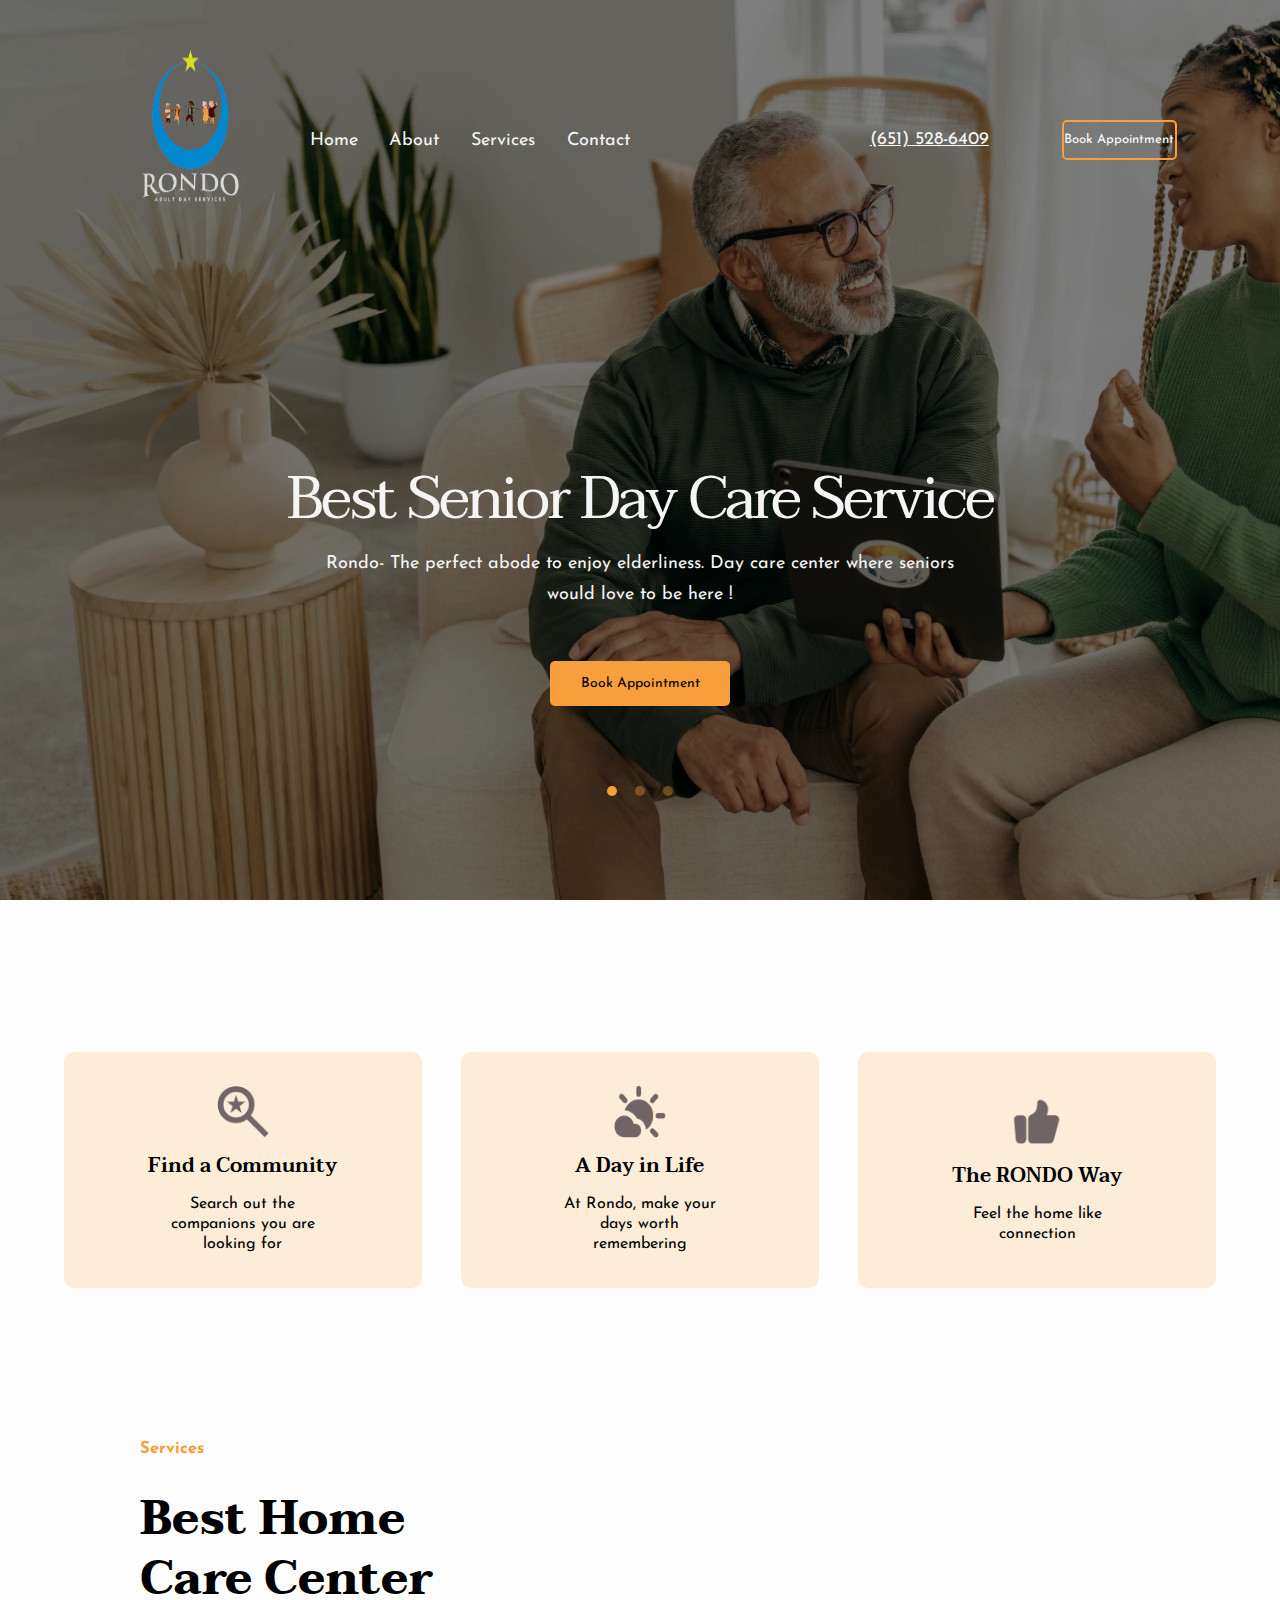
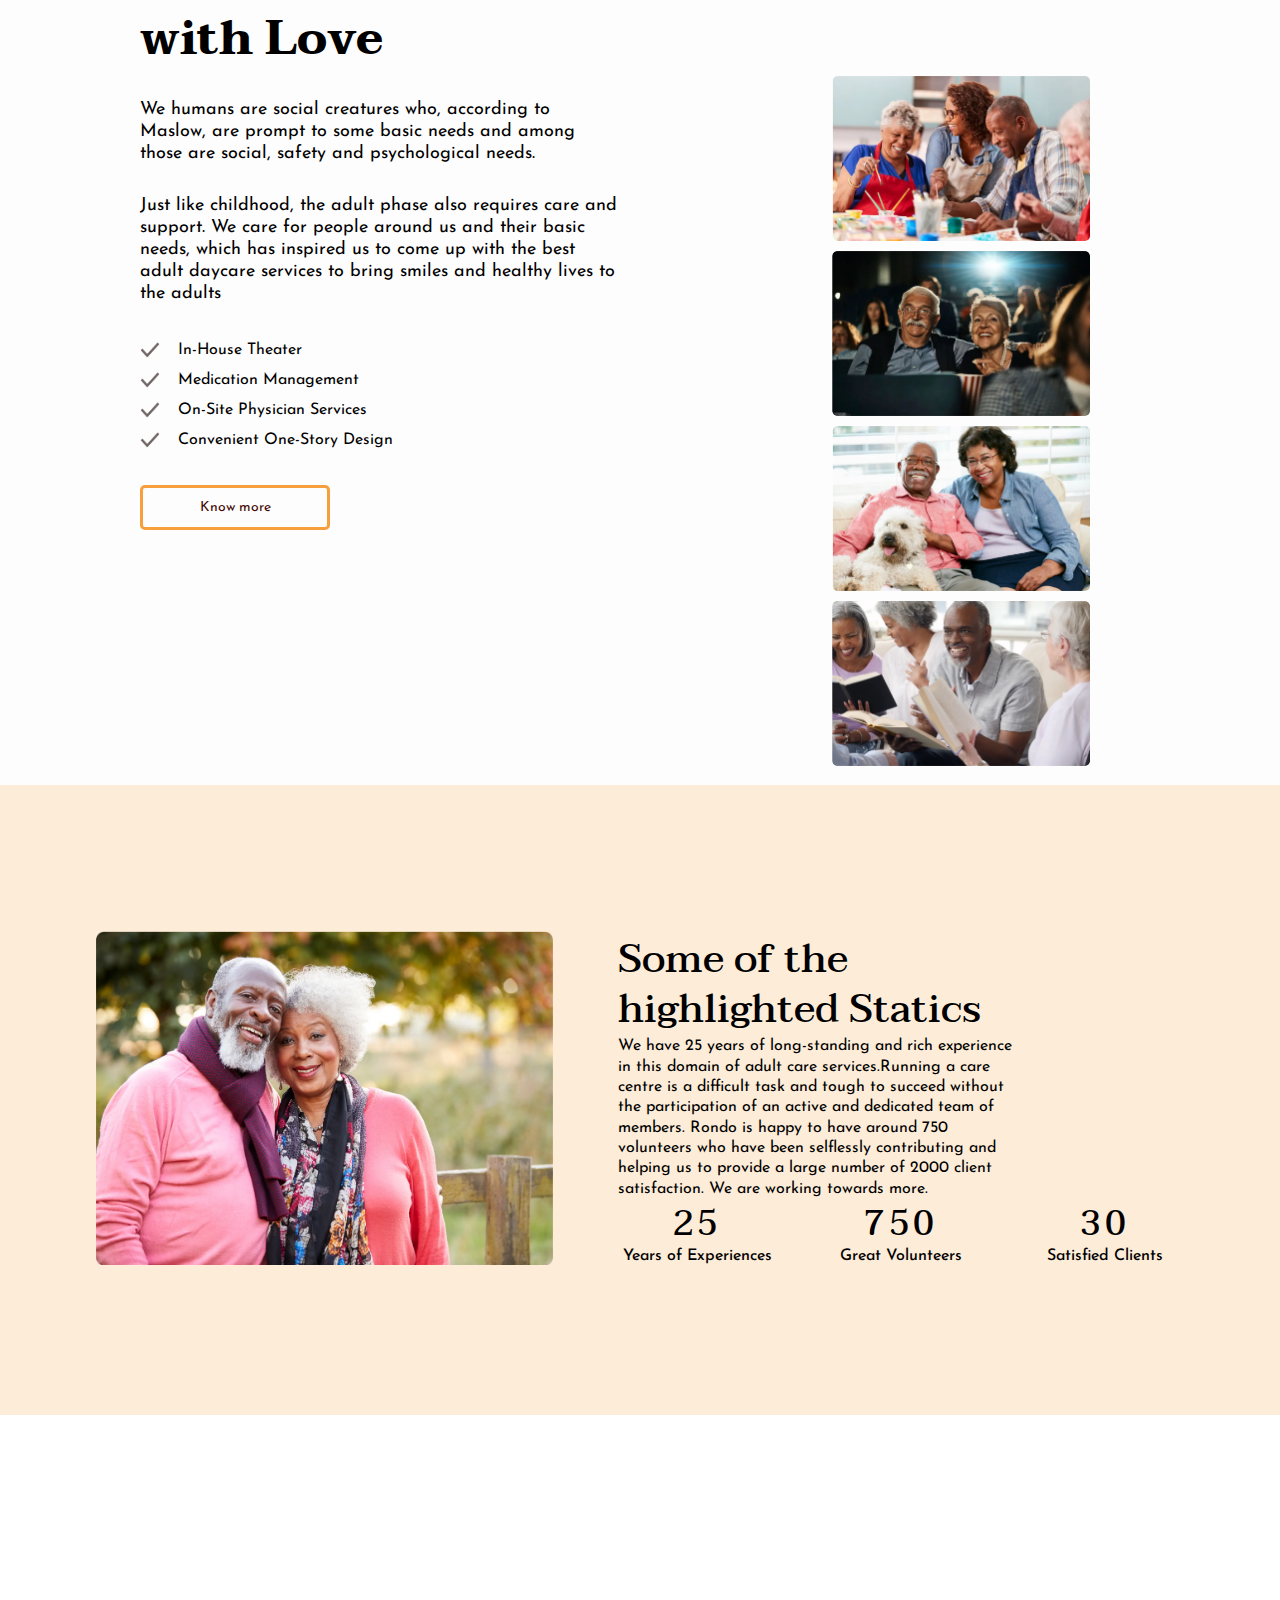
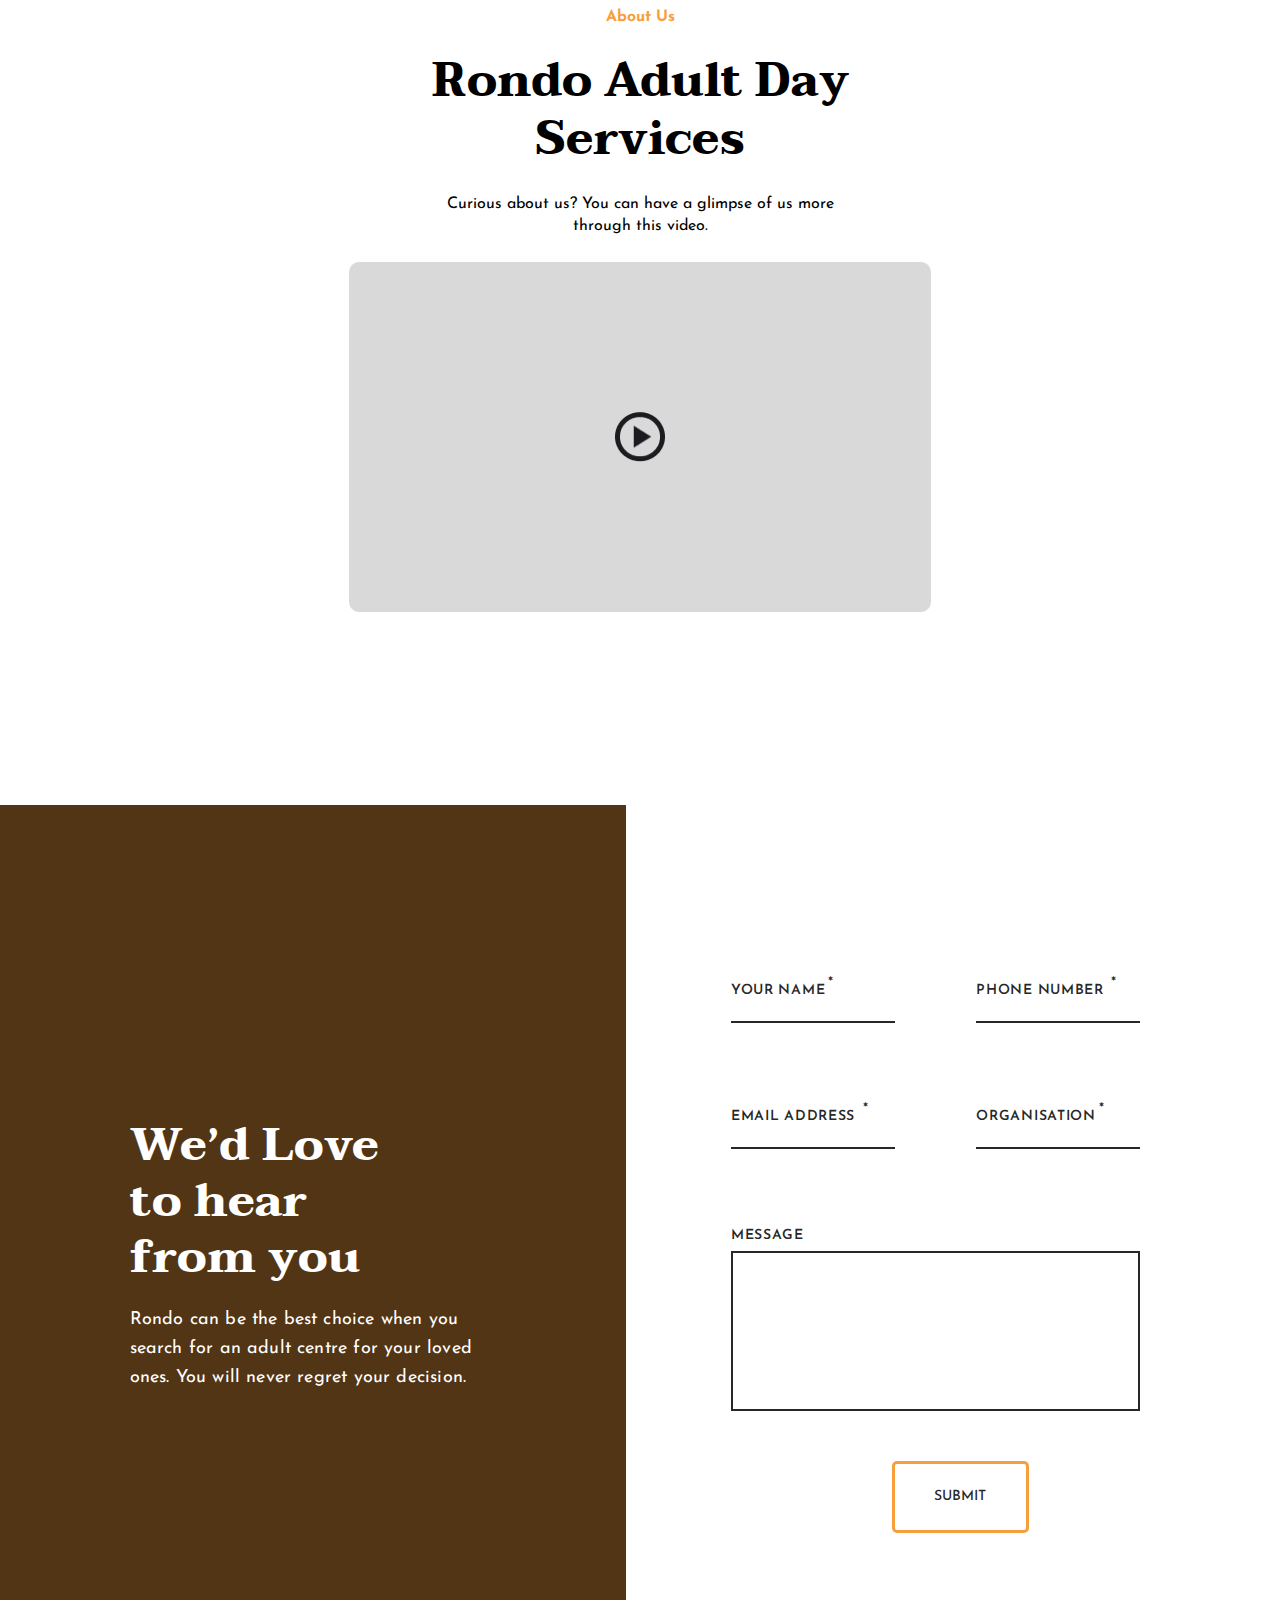
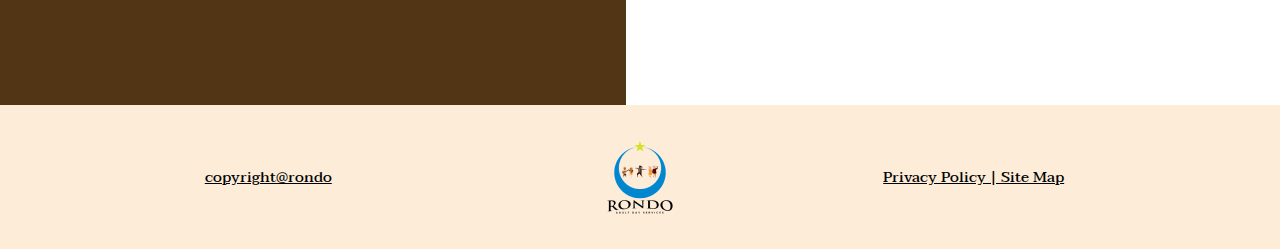
<file: index.html>
<!DOCTYPE html>
<html lang="en">
<head>
    <meta charset="UTF-8">
    <meta http-equiv="X-UA-Compatible" content="IE=edge">
    <meta name="viewport" content="width=device-width, initial-scale=1.0">
    <title>Rondo Home</title>
    <link rel="stylesheet" href="style.css">
    <link rel="stylesheet" href="media.css">
    <link href="https://fonts.googleapis.com/css2?family=Josefin+Sans:wght@400;500&family=Taviraj:wght@500&display=swap" rel="stylesheet">
</head>
<body>
    <!-- Hero Section -->
    <section class="hero_container">
        <header class="nav_header">
            <div class="navLogo">
                <img src="./Images/Rondo White Nav Logo.png" alt="rondo_logo_img">
            </div>

            <nav class="navbar">
                <div class="navbar_links">
                    <ul>
                        <li><a href="https://ronroads.netlify.app/">Home</a></li>
                        <li><a href="https://ronroads-about.netlify.app/">About</a></li>
                        <li><a href="https://ronroads-service.netlify.app/
                            ">Services</a></li>
                        <li><a href="https://ronroads-contact.netlify.app/">Contact</a></li>
                    </ul>
                </div>

                <div class="numBtn_wrapper">
                    <p>(651) 528-6409</p>

                    <a href="#">Book Appointment</a>
                </div>
            </nav>

            <a href="#" class="toggle-button">
                <span class="bar"></span>
                <span class="bar"></span>
            </a>
        </header>

        <article class="hero_article">
            <div class="hero_content">
                <h1>Best Senior Day Care Service</h1>

                <p>
                    Rondo- The perfect abode to enjoy elderliness. 
                    Day care center where seniors would love to be here !
                </p>

                <a href="#" class="content_btn">Book Appointment</a>

                <div class="dots">
                    <div class="dot"></div>
                    <div class="dot1"></div>
                    <div class="dot1"></div>
                </div>
            </div>
        </article>
    </section>


    <!-- Card Section -->
    <section class="card_container">
        <div class="card_wrapper">
            <div class="card">
                <img src="./Images/Search Icon.png" alt="search_icon">
                <h3>Find a Community</h3>
                <p>Search out the companions you 
                    are looking for</p>
            </div>

            <div class="card">
                <img src="./Images/Weather Icon.png" alt="search_icon">
                <h3>A Day in Life</h3>
                <p>At Rondo, make your days 
                    worth remembering</p>
            </div>

            <div class="card">
                <img src="./Images/Thumb Icon.png" alt="search_icon">
                <h3>The RONDO Way</h3>
                <p>Feel the home like connection</p>
            </div>

        </div>
    </section>


    <!-- Service Section -->
    <section class="service_container">
        <div class="content_wrapper">
            <div class="title">
                <h5>Services</h5>
            </div>

            <div class="heading">
                <h3>Best Home Care Center with Love</h3>
            </div>

            <article class="service_article">
                <p>
                    We humans are social creatures who, according to Maslow, are prompt to some basic needs and among those are social, safety and psychological needs.   
                </p>

                <p>
                    Just like childhood, the adult phase also requires care and support.
                    We care for people around us and their basic needs, which has inspired us to come up with the best adult daycare services to bring smiles and healthy lives to the adults 
                </p>
            </article>


            <div class="facilities_wrapper">
                <div class="facilities">
                    <img src="./Images/Tick Icon.png" alt="tick_icon">
                    <p>In-House Theater</p>
                </div>

                <div class="facilities">
                    <img src="./Images/Tick Icon.png" alt="tick_icon">
                    <p>Medication Management</p>
                </div>

                <div class="facilities">
                    <img src="./Images/Tick Icon.png" alt="tick_icon">
                    <p>On-Site Physician Services</p>
                </div>

                <div class="facilities">
                    <img src="./Images/Tick Icon.png" alt="tick_icon">
                    <p>Convenient One-Story Design</p>
                </div>
            </div>

            <div class="service_btn">
                <a href="#">Know more</a>
            </div>
        </div>


        <div class="image_wrapper">
            <div class="images">
                <img src="./Images/Webp/Service Image1.webp" alt="Service_image">

                <img src="./Images/Webp/Service Image2.webp" alt="Service_image">

                <img src="./Images/Webp/Service Image3.webp" alt="Service_image" class="SerImg">

                <img src="./Images/Webp/Service Image4.webp" alt="Service_image" class="SerImg">
            </div>
        </div>
    </section>


    <!-- highlighted Section -->
    <section class="highlighted_container">
        <div class="highlighted_wrapper">
            <div class="image_wrapper">
                <img src="./Images/Webp/Highlighted Image.webp" alt="highlighted_image">
            </div>
    
            <article class="highlighted_article">
                <h3>Some of the highlighted Statics</h3>
    
                <p>
                    We have 25 years of long-standing and rich experience in this domain of adult care services.Running a care centre is a difficult task and tough to succeed without the participation of an active and dedicated team of members. Rondo is happy to have around 750 volunteers who have been selflessly contributing and helping us to provide a large number of 2000 client satisfaction. We are working towards more.
                </p>
    
                <div class="records_wrapper">
                    <div class="records">
                        <h2>25</h2>
                        <span>Years of Experiences</span>
                    </div>

                    <div class="records">
                        <h2>750</h2>
                        <span>Great Volunteers</span>
                    </div>

                    <div class="records">
                        <h2>30</h2>
                        <span>Satisfied Clients</span>
                    </div>
                </div>
            </article>
        </div>
    </section>


    <!-- AboutUs Section -->
    <section class="aboutUs_container">
        <div class="aboutUS_wrapper">
            <div class="about_title">
                <h5>About Us</h5>
            </div>

            <div class="about_heading">
                <h3>Rondo Adult Day Services</h3>
            </div>

            <div class="about_para">
                <p>
                    Curious about us? You can have a glimpse of us more through this video.
                </p>
            </div>

            <div class="video">
                <img src="./Images/play Icon.png" alt="play_icon">
            </div>
        </div>
    </section>
    

    <!-- Contact section -->
    <section class="contact_container">
        <article class="contact_article">
            <div class="article_wrapper">
                <div class="contact_heading">
                    <h4>We’d Love to hear from you</h4>
                </div>
    
                <div class="contact_para">
                    <p>
                        Rondo can be the best choice when you search for an adult centre for your loved ones. You will never regret your decision.
                    </p>
                </div>
            </div> 
        </article>


        <form class="contact_form" name="landing_page_contact" method="post" data-netlify="true">
            <div class="details">
                <div class="input_details">
                    <label for="fName">YOUR NAME<span style="color: #272727;"><sup>*</sup></span></label>
                    <input type="text" name="Name" class="full_name" required>
                </div>

                <div class="input_details">
                    <label for="mobile">PHONE NUMBER <span style="color: #272727;"><sup>*</sup></span></label>
                    <input type="number" name="mobile" class="mobile" required>
                </div>

                <div class="input_details">
                    <label for="email">EMAIL ADDRESS <span style="color: #272727;"><sup>*</sup></span></label>
                    <input type="email" name="email" class="email" required>
                </div>

                <div class="input_details">
                    <label for="organisation">ORGANISATION<span style="color: #272727;"><sup>*</sup></span></label>
                    <input type="text" name="organisation" class="password2" required>
                </div>

                <div class="input_details message">
                    <label for="message">MESSAGE</label>
                    <textarea id="msg" cols="131" rows="8"> </textarea>
        
                </div> 
            </div>

            <div class="contact_btn">
                <input type="submit" name="submit" class="submit_btn">
            </div>
        </form>
    </section>


    <!-- footer Section -->
    <footer>
        <div class="copyright">
            <p>copyright@rondo</p>
        </div>

        <div class="footer_logo">
            <img src="./Images/Rondo footer logo .png" alt="footer_logo">
        </div>

        <div class="privacy">
            <p>Privacy Policy | Site Map </p>
        </div>
    </footer> 

    <script src="./script.js"></script>
</body> 
</html>
</file>
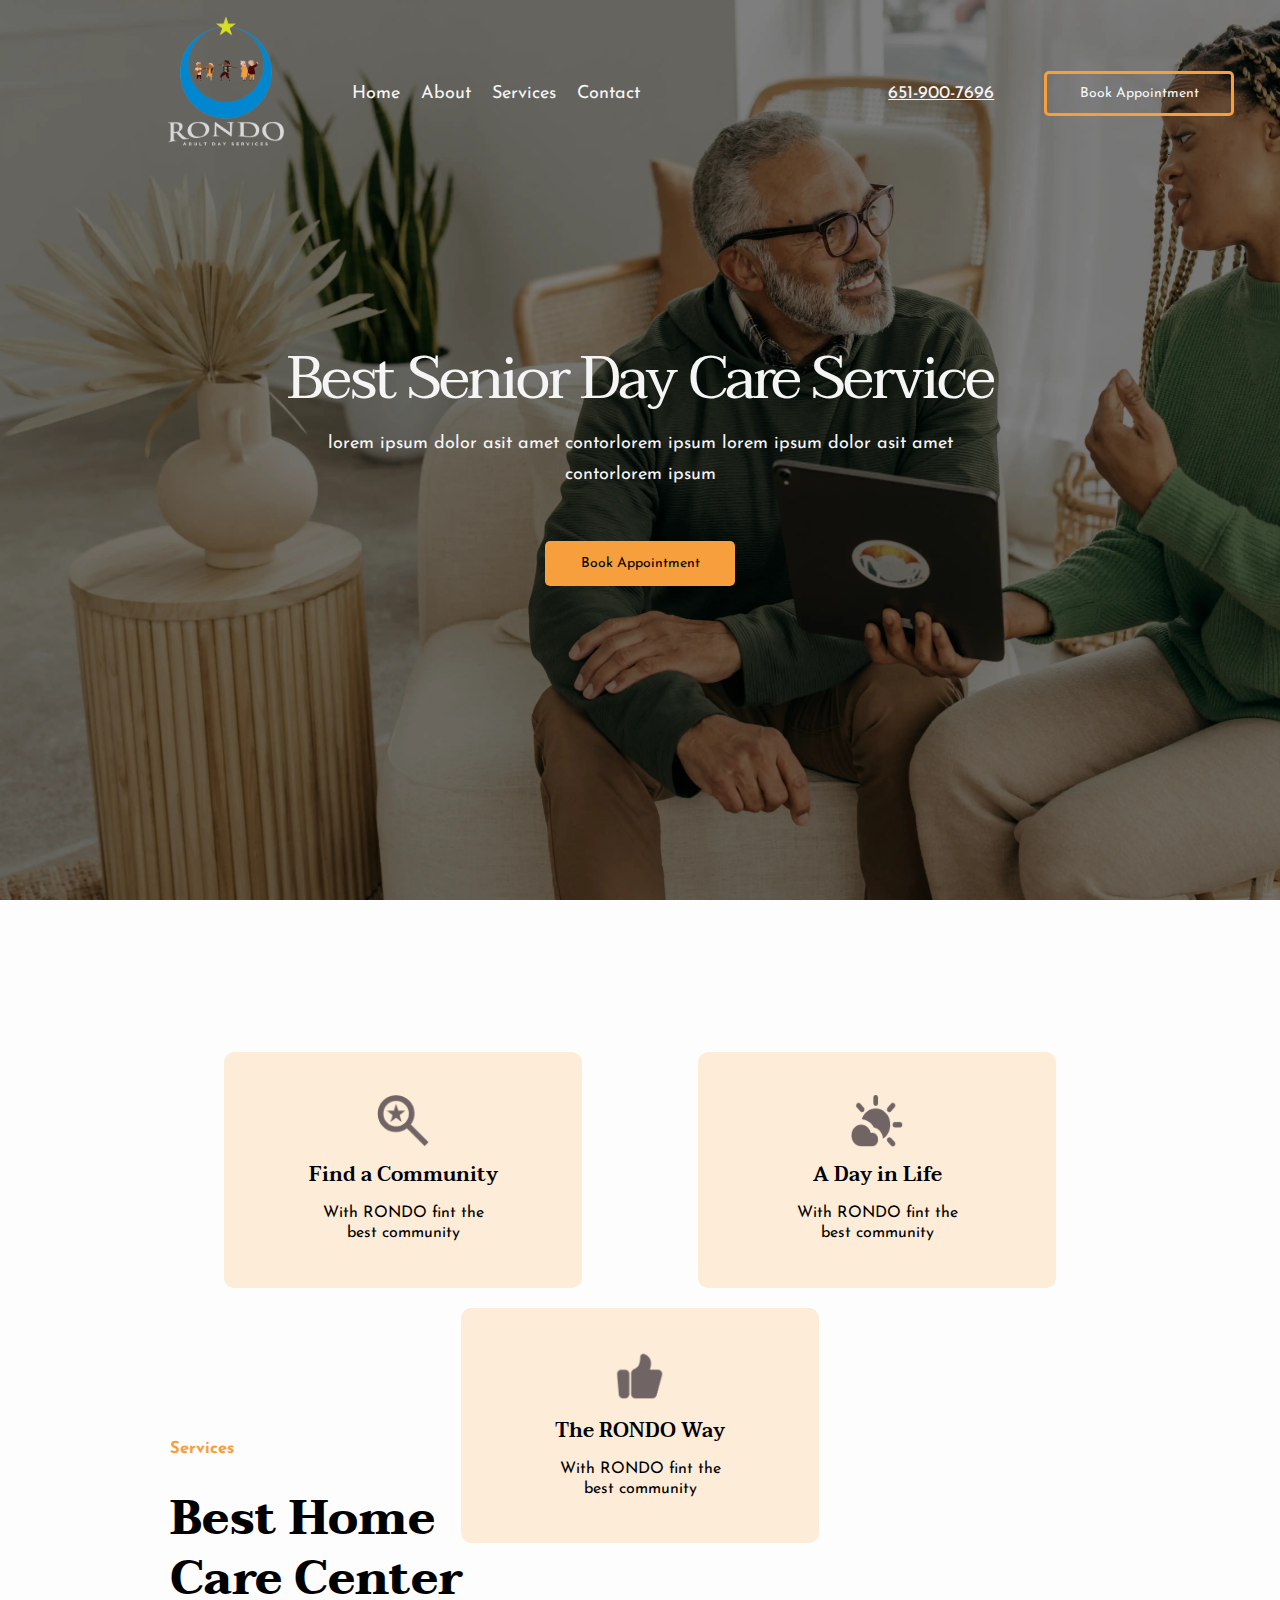
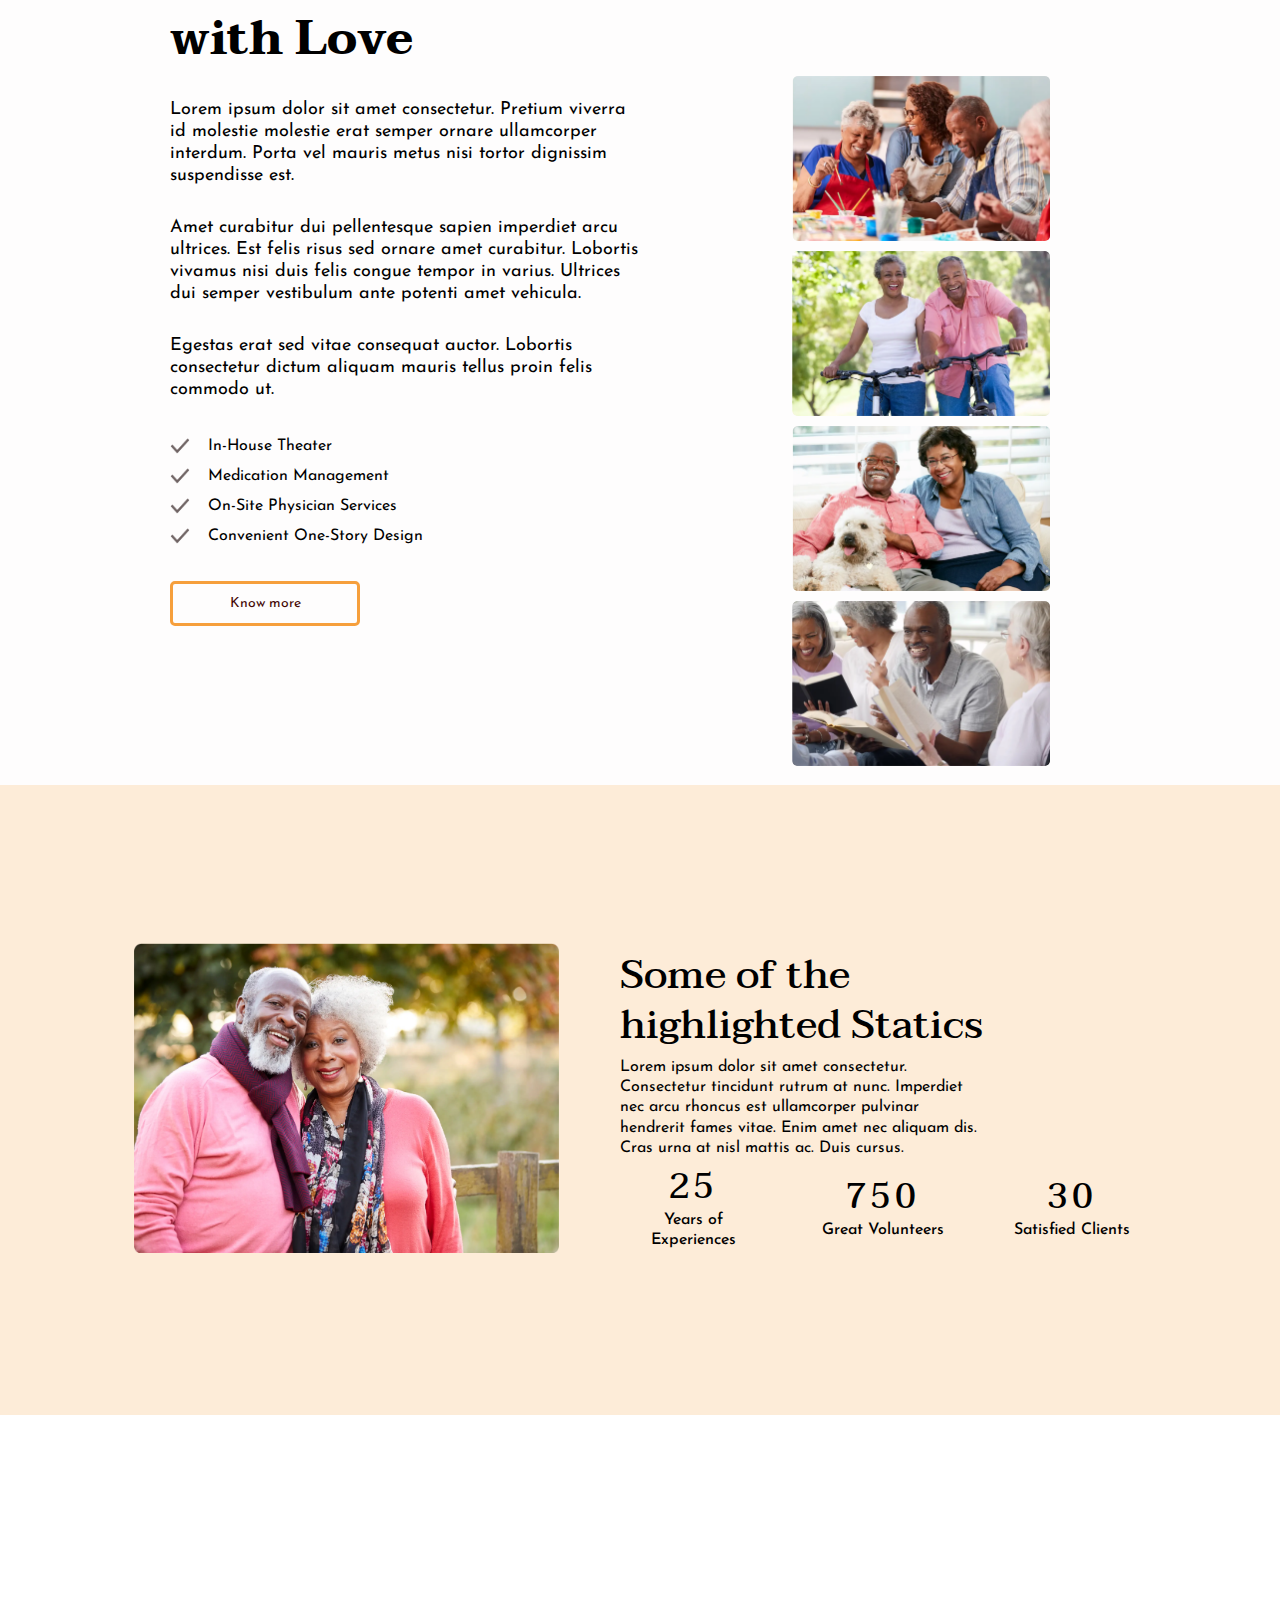
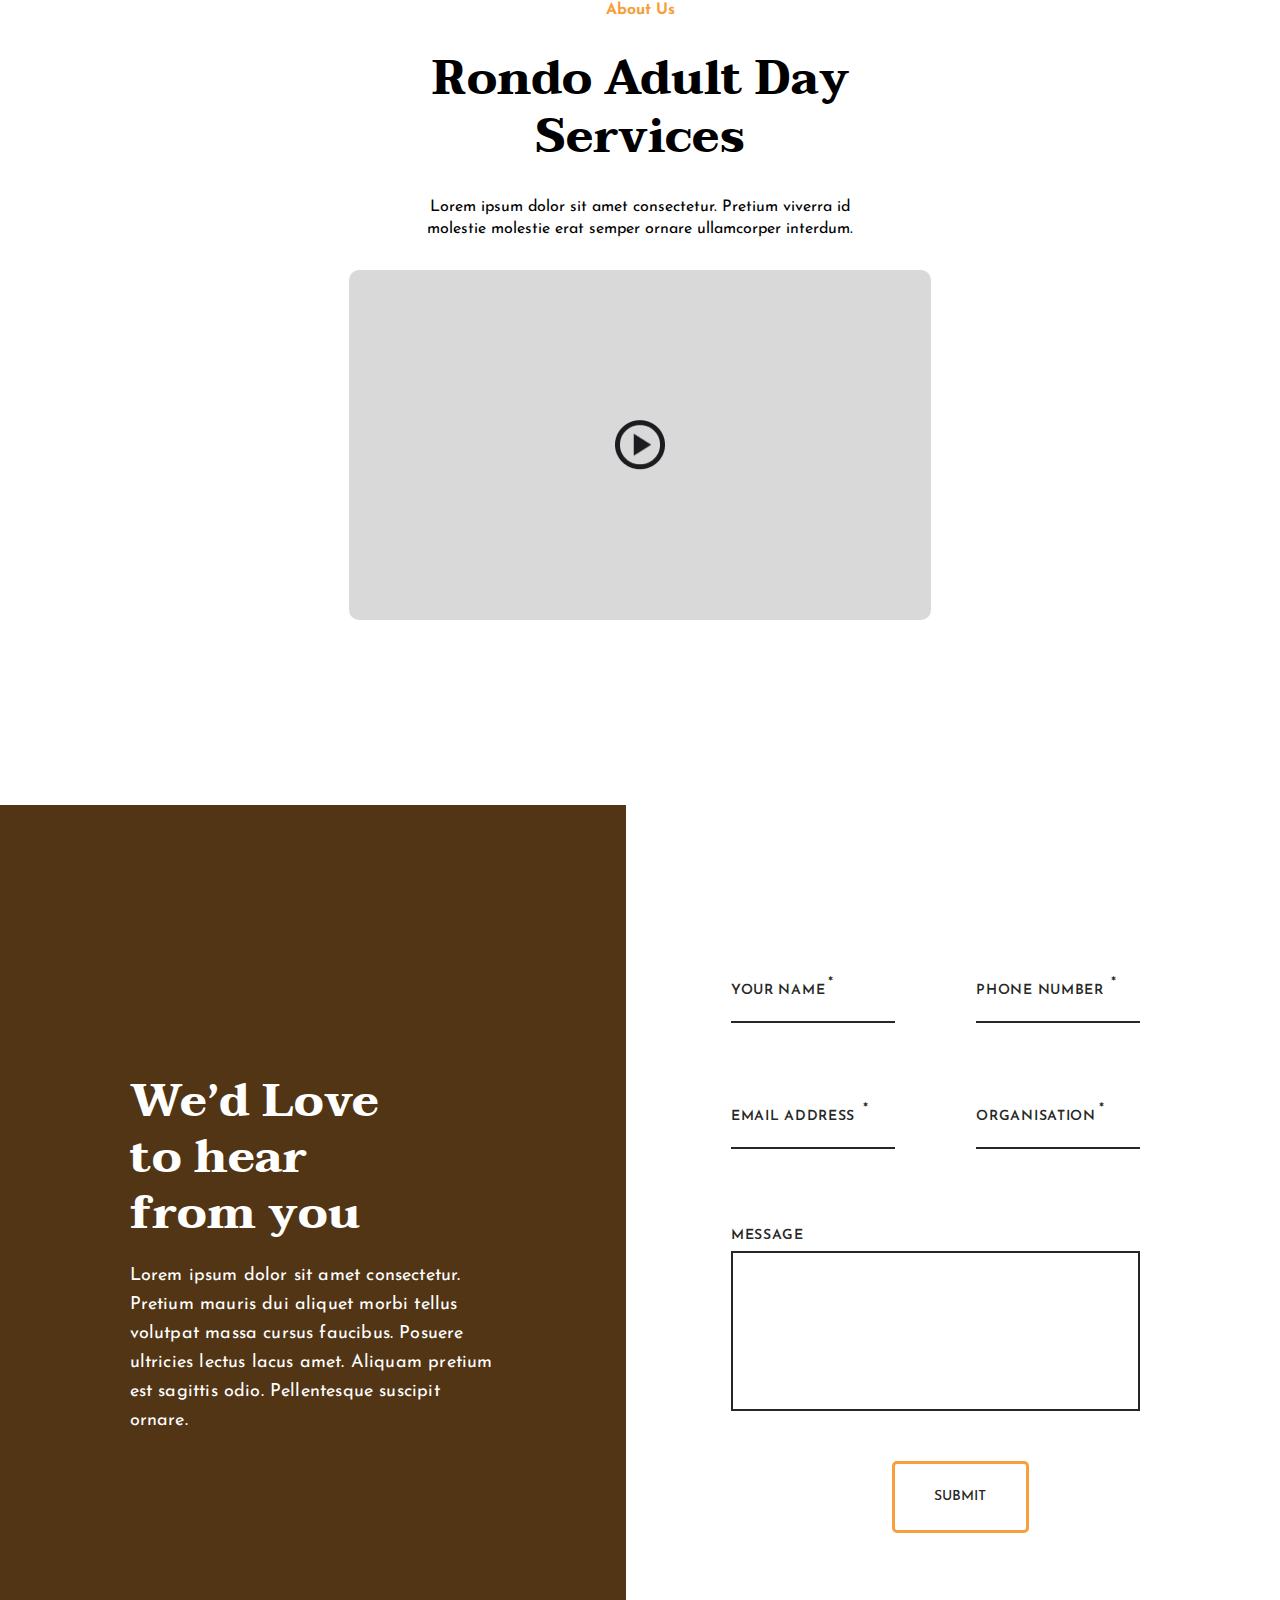
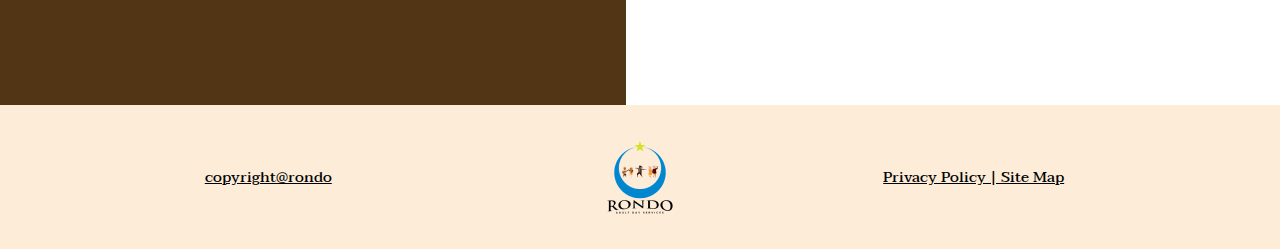
<file: Code/index.html>
<!DOCTYPE html>
<html lang="en">
<head>
    <meta charset="UTF-8">
    <meta http-equiv="X-UA-Compatible" content="IE=edge">
    <meta name="viewport" content="width=device-width, initial-scale=1.0">
    <title>Rondo Home</title>
    <link rel="stylesheet" href="style.css">
    <link href="https://fonts.googleapis.com/css2?family=Josefin+Sans:wght@400;500&family=Taviraj:wght@500&display=swap" rel="stylesheet">
</head>
<body>
    <!-- Hero Section -->
    <section class="hero_container">
        <nav class="navbar">
            <div class="left_item">
                <img src="./Images/Rondo White Nav Logo.png" alt="rondo_logo">

                <ul>
                    <li><a href="#">Home</a></li>
                    <li><a href="#">About</a></li>
                    <li><a href="#">Services</a></li>
                    <li><a href="#">Contact</a></li>
                </ul>
            </div>

            <div class="right_item">
                <span class="mob_num">651-900-7696</span>
                <a href="#" class="nav_btn">Book Appointment</a>
            </div>
        </nav>

        <article class="hero_article">
            <div class="hero_content">
                <h1>Best Senior Day Care Service</h1>

                <p>
                    lorem ipsum dolor asit amet contorlorem ipsum lorem ipsum dolor asit amet contorlorem ipsum 
                </p>

                <a href="#" class="content_btn">Book Appointment</a>
            </div>
        </article>
    </section>


    <!-- Card Section -->
    <section class="card_container">
        <div class="card_wrapper">
            <div class="card">
                <img src="./Images/Search Icon.png" alt="search_icon">
                <h3>Find a Community</h3>
                <p>With RONDO fint the best community</p>
            </div>

            <div class="card">
                <img src="./Images/Weather Icon.png" alt="search_icon">
                <h3>A Day in Life</h3>
                <p>With RONDO fint the best community</p>
            </div>

            <div class="card">
                <img src="./Images/Thumb Icon.png" alt="search_icon">
                <h3>The RONDO Way</h3>
                <p>With RONDO fint the best community</p>
            </div>

        </div>
    </section>


    <!-- Service Section -->
    <section class="service_container">
        <div class="content_wrapper">
            <div class="title">
                <h5>Services</h5>
            </div>

            <div class="heading">
                <h3>Best Home Care Center with Love</h3>
            </div>

            <article class="service_article">
                <p>
                    Lorem ipsum dolor sit amet consectetur. Pretium viverra id molestie molestie erat semper ornare ullamcorper interdum. Porta vel mauris metus nisi tortor dignissim suspendisse est.   
                </p>

                <p>
                    Amet curabitur dui pellentesque sapien imperdiet arcu ultrices. Est felis risus sed ornare amet curabitur. Lobortis vivamus nisi duis felis congue tempor in varius. Ultrices dui semper vestibulum ante potenti amet vehicula. 
                </p>

                <p>
                    Egestas erat sed vitae consequat auctor. Lobortis consectetur dictum aliquam mauris tellus proin felis commodo ut.
                </p>
            </article>

            <div class="facilities_wrapper">
                <div class="facilities">
                    <img src="./Images/Tick Icon.png" alt="tick_icon">
                    <p>In-House Theater</p>
                </div>

                <div class="facilities">
                    <img src="./Images/Tick Icon.png" alt="tick_icon">
                    <p>Medication Management</p>
                </div>

                <div class="facilities">
                    <img src="./Images/Tick Icon.png" alt="tick_icon">
                    <p>On-Site Physician Services</p>
                </div>

                <div class="facilities">
                    <img src="./Images/Tick Icon.png" alt="tick_icon">
                    <p>Convenient One-Story Design</p>
                </div>
            </div>

            <div class="service_btn">
                <a href="#">Know more</a>
            </div>
        </div>


        <div class="image_wrapper">
            <div class="images">
                <img src="./Images/Webp/Service Image1.webp" alt="Service_image">

                <img src="./Images/Webp/Service Image2.webp" alt="Service_image">

                <img src="./Images/Webp/Service Image3.webp" alt="Service_image">

                <img src="./Images/Webp/Service Image4.webp" alt="Service_image">
            </div>
        </div>
    </section>


    <!-- highlighted Section -->
    <section class="highlighted_container">
        <div class="highlighted_wrapper">
            <div class="image_wrapper">
                <img src="./Images/Webp/Highlighted Image.webp" alt="highlighted_image">
            </div>
    
            <article class="highlighted_article">
                <h3>Some of the highlighted Statics</h3>
    
                <p>
                    Lorem ipsum dolor sit amet consectetur. Consectetur tincidunt rutrum at nunc. Imperdiet nec arcu rhoncus est ullamcorper pulvinar hendrerit fames vitae. Enim amet nec aliquam dis. Cras urna at nisl mattis ac. Duis cursus.
                </p>
    
                <div class="records_wrapper">
                    <div class="records">
                        <h2>25</h2>
                        <span>Years of Experiences</span>
                    </div>

                    <div class="records">
                        <h2>750</h2>
                        <span>Great Volunteers</span>
                    </div>

                    <div class="records">
                        <h2>30</h2>
                        <span>Satisfied Clients</span>
                    </div>
                </div>
            </article>
        </div>
    </section>


    <!-- AboutUs Section -->
    <section class="aboutUs_container">
        <div class="aboutUS_wrapper">
            <div class="about_title">
                <h5>About Us</h5>
            </div>

            <div class="about_heading">
                <h3>Rondo Adult Day Services</h3>
            </div>

            <div class="about_para">
                <p>
                    Lorem ipsum dolor sit amet consectetur. Pretium viverra id molestie molestie erat semper ornare ullamcorper interdum.
                </p>
            </div>

            <div class="video">
                <img src="./Images/play Icon.png" alt="play_icon">
            </div>
        </div>
    </section>
    

    <!-- Contact section -->
    <section class="contact_container">
        <article class="contact_article">
            <div class="article_wrapper">
                <div class="contact_heading">
                    <h4>We’d Love to hear from you</h4>
                </div>
    
                <div class="contact_para">
                    <p>
                        Lorem ipsum dolor sit amet consectetur. Pretium mauris dui aliquet morbi tellus volutpat massa cursus faucibus. Posuere ultricies lectus lacus amet. Aliquam pretium est sagittis odio. Pellentesque suscipit ornare.
                    </p>
                </div>
            </div> 
        </article>

        <form action="#" class="contact_form">
            <div class="details">
                <div class="input_details">
                    <label for="fName">YOUR NAME<span style="color: #272727;"><sup>*</sup></span></label>
                    <input type="text" name="Name" class="full_name" required>
                </div>

                <div class="input_details">
                    <label for="mobile">PHONE NUMBER <span style="color: #272727;"><sup>*</sup></span></label>
                    <input type="number" name="mobile" class="mobile" required>
                </div>

                <div class="input_details">
                    <label for="email">EMAIL ADDRESS <span style="color: #272727;"><sup>*</sup></span></label>
                    <input type="email" name="email" class="email" required>
                </div>

                <div class="input_details">
                    <label for="organisation">ORGANISATION<span style="color: #272727;"><sup>*</sup></span></label>
                    <input type="text" name="organisation" class="password2" required>
                </div>

                <div class="input_details message">
                    <label for="message">MESSAGE</label>
                    <textarea id="msg" cols="131" rows="8" maxlength="5"> </textarea>
        
                </div> 
            </div>

            <div class="contact_btn">
                <input type="submit" name="submit" id="submit_btn">
            </div>
        </form>
    </section>


    <!-- footer Section -->
    <footer>
        <div class="copyright">
            <p>copyright@rondo</p>
        </div>

        <div class="footer_logo">
            <img src="./Images/Rondo footer logo .png" alt="footer_logo">
        </div>

        <div class="privacy">
            <p>Privacy Policy | Site Map </p>
        </div>
    </footer>
</body>
</html>
</file>
<file: style.css>
/*
    for para -      font-family: 'Josefin Sans', sans-serif;
    for heading -   font-family: 'Taviraj', serif;
*/

*{
    margin: 0;
    padding: 0;
    box-sizing: border-box;
    text-decoration: none;
    list-style: none;
}

/* Hero Section */
.hero_container{
    width: 100%;
    height: 100vh;
    background: url(./Images/Webp/Hero\ Background.webp);
    background-repeat: no-repeat;
    background-size: cover;
    display: flex;
    flex-direction: column;
    gap: 20px;
}

.hero_container .nav_header{
    /* border: 1px solid black;  */
    height: 30vh;
    width: 100%;
    display: flex;
    justify-content: center;
    align-items: center;
    gap: 8px;
    padding: 10px 110px 0px 110px;
}

/* Hamburger CSS */
.hero_container .nav_header .toggle-button{
    /* position: absolute;
    right: 20rem; */
    display: none;
    flex-direction: column;
    justify-content: space-between;
    width: 30px;
    height: 15px;
}

.hero_container .nav_header .toggle-button .bar{
    height: 3px;
    width: 100%;
    background-color: white;
    border-radius: 10px;
}

.hero_container .nav_header .navLogo{
    /* border: 1px solid black; */
    width: 15%;
    height: 85%;
}

.hero_container .nav_header .navLogo img{
    width: 100%;
    height: 100%;
}

.hero_container .nav_header .navbar{
    /* border: 1px solid black; */ 
    width: 84%;
    height: 85%;
    display: flex;
    align-items: center;
    justify-content: space-between;
}

.hero_container .nav_header .navbar .navbar_links{
    /* border: 1px solid black;  */
    width: 43%;
}

.hero_container .nav_header .navbar .navbar_links ul{
    display: flex;
    align-items: center;
    justify-content: space-evenly;
}

.hero_container .nav_header .navbar .navbar_links ul li a{
    font-family: 'Josefin Sans';
    font-style: normal;
    font-weight: 400;
    font-size: 18px;
    line-height: 18px;
    color: #F5F5F5;
}

.hero_container .nav_header .navbar .navbar_links ul li a:hover{
    color: #F69F3C;
}

.hero_container .nav_header .navbar .numBtn_wrapper{
    /* border: 1px solid black;  */
    width: 36%;
    display: flex;
    justify-content: space-around;
    align-items: center;
    flex-wrap: wrap;
}

.hero_container .nav_header .navbar .numBtn_wrapper p{
    font-family: 'Josefin Sans';
    font-style: normal;
    font-weight: 400;
    font-size: 18px;
    line-height: 18px;
    text-decoration-line: underline;
    color: #F5F5F5;
}

.hero_container .nav_header .navbar .numBtn_wrapper a{
    border: 2px solid #F69F3C;
    border-radius: 5px;
    width: 36%;
    height: 40px;
    font-family: 'Josefin Sans';
    font-style: normal;
    text-align: center;
    font-weight: 500;
    font-size: 13px;
    line-height: 14px;
    color: #F5F5F5;
    display: flex;
    justify-content: center;
    align-items: center;
    flex-wrap: wrap;
    transform: translateX(30px);
}

.hero_container .nav_header .navbar .numBtn_wrapper a:hover{
    background: #F69F3C;
    border: none;
    color: #000000;
}


.hero_article{
    /* border: 1px solid black; */
    height: 65vh;
    display: flex;
    align-items: center;
    justify-content: center;
}

.hero_article .hero_content{
    /* border: 1px solid black;  */
    height: 100%;
    display: flex;
    flex-direction: column;
    align-items: center;
    justify-content: center;
}

.hero_article .hero_content h1{
    font-family: 'Taviraj';
    font-weight: 400;
    font-size: 60px;
    line-height: 100px;
    text-align: center;
    letter-spacing: -0.05em;
    color: #F5F5F5;
}

.hero_article .hero_content p{
    width: 80%;
    font-family: 'Josefin Sans';
    font-size: 18px;
    text-align: center;
    line-height: 31px;
    color: #F5F5F5;
}

.hero_article .hero_content .content_btn{
    background: #F69F3C;
    border-radius: 5px;
    width: 180px;
    height: 45px;
    font-family: 'Josefin Sans';
    font-style: normal;
    font-weight: 400;
    font-size: 14px;
    line-height: 31px;
    color: #000000;
    display: flex;
    align-items: center;
    justify-content: center;
    margin-top: 50px;
}

.hero_article .hero_content .content_btn:hover{
    background: transparent;
    border: 3px solid #F69F3C;
    color: #F5F5F5;
}


.hero_article .hero_content .dots{
    width: 8%;
    display: flex;
    justify-content: space-between;
    align-items: center;
    cursor: pointer;
}

.hero_article .hero_content .dots .dot{
    width: 10px;
    height: 10px;
    border-radius: 50%;
    background: #F69F3C;
    transform: translateY(80px);
}

.hero_article .hero_content .dots .dot1{
    width: 10px;
    height: 10px;
    border-radius: 50%;
    background: rgba(246, 159, 60, 0.36);
    transform: translateY(80px);
}



/* Card Section  */
.card_container{
    /* border: 2px solid black;  */
    width: 100%;
    height: 60vh;
    background: #fefdfd;
    display: flex;
    align-items: center;
    justify-content: center;
}

.card_container .card_wrapper{
    /* border: 1px solid black; */
    width: 93%;
    height: 235.32px;
    display: flex;
    justify-content: space-evenly;
    flex-wrap: wrap;
    gap: 20px;
}

.card_container .card_wrapper .card{
    /* border: 1px solid black; */
    width: 358px;
    height: 235.32px;   
    background: #FDECD8;
    border-radius: 10px;
    display: flex;
    flex-direction: column;
    align-items: center;
    justify-content: center;
    gap: 15px;
    cursor: pointer;
    transition: all 0.5s;
}

.card_container .card_wrapper .card:hover{
    transform: scale(1.1);
}

.card_container .card_wrapper .card img{
    height: 52.74px;
    width: 52.74px;
}

.card_container .card_wrapper .card h3{
    width: 189px;
    height: 26px;
    font-family: 'Taviraj';
    font-style: normal;
    font-weight: 600;
    font-size: 20px;
    line-height: 26px;
    text-align: center;
    color: #000000;
}

.card_container .card_wrapper .card p{
    width: 164px;
    font-family: 'Josefin Sans';
    font-weight: 400;
    font-size: 16px;
    line-height: 20px;
    text-align: center;
    color: #000000;
}



/* Service Section */
.service_container{
    /* border: 1px solid black; */
    width: 100%;
    height: 105vh;
    display: flex;
    gap: 25px;
    background: #fefdfd;
    padding: 0px  0px 0px 140px;
}

.service_container .content_wrapper{
    /* border: 1px solid black; */
    width: 50%;
    height: 100%;
    display: flex;
    flex-direction: column;
    flex-wrap: wrap;
    gap: 30px;
}

.service_container .content_wrapper .title{
    /* border: 1px solid black; */
    width: 71px;
    height: 19px;
    font-family: 'Josefin Sans';
    font-weight: 600;
    font-size: 20px;
    line-height: 19px;
    color: #F69F3C;
}

.service_container .content_wrapper .heading{
    /* border: 1px solid black; */
    width: 70%;
    font-family: 'Taviraj';
    font-style: normal;
    font-weight: 200;
    font-size: 40px;
    line-height: 60px;
    color: #000000;
}

.service_container .content_wrapper .service_article{
    /* border: 1px solid black; */
    width: 95%;   
    display: flex;
    flex-direction: column;
    flex-wrap: wrap;
    gap: 30px;
}

.service_container .content_wrapper .service_article p{
    font-family: 'Josefin Sans';
    font-style: normal;
    font-weight: 400;
    font-size: 18px;
    line-height: 22px;
    color: #000000;
}

.service_container .content_wrapper .facilities_wrapper{
    /* border: 1px solid black; */
    width: 95%;
    display: flex;
    justify-content: space-between;
    flex-wrap: wrap;
}

.service_container .content_wrapper .facilities_wrapper .facilities{
    /* border: 1px solid black; */
    width: 280px;
    height: 30px;
    display: flex;
    flex-wrap: wrap;
    gap: 18px;
    align-items: center;
}

.service_container .content_wrapper .facilities_wrapper .facilities img{
    width: 20.38px;
    height: 15.03px;
}

.service_container .content_wrapper .facilities_wrapper p{
    font-family: 'Josefin Sans';
    font-weight: 400;
    font-size: 16px;
    color: #000000;
}

.service_container .content_wrapper .service_btn{
    width: 190px;
    height: 45px;
    border: 3px solid #F69F3C;
    border-radius: 5px;
    display: flex;
    align-items: center;
    justify-content: center;
    cursor: pointer;
}

.service_container .content_wrapper .service_btn a{
    font-family: 'Josefin Sans';
    font-weight: 400;
    font-size: 14px;
    line-height: 14px;
    color: #440704;
}

.service_container .content_wrapper .service_btn:hover{
    background: #F69F3C;
    border: none;
}


.service_container .image_wrapper{
    /* border: 1px solid black;  */
    width: 60%;
    height: 100%;
    display: flex;
    align-items: center;
}

.service_container .image_wrapper .images{
    /* border: 1px solid black;   */
    width: 78%;
    height: 50%;
    display: flex;
    justify-content: center;
    flex-wrap: wrap;
    gap: 10px;
    padding-left: 4px;
    margin-left: 50px;
}

.service_container .image_wrapper .images img{
    width: 258.3px;
    height: 165.03px;
    border-radius: 5px;
    transition: all 0.5s;
}

.service_container .image_wrapper .images img:hover{
    transform: scale(1.1);
}



/* highlighted Section */
.highlighted_container{
    /* border: 1px solid black; */
    width: 100%;
    height: 70vh;
    display: flex;
    justify-content: center;
    align-items: center;
    background: #FDECD8;
}

.highlighted_container .highlighted_wrapper{
    /* border: 1px solid black; */
    width: 85%;
    display: flex;
    justify-content: space-between;
    
}

.highlighted_container .highlighted_wrapper .image_wrapper{
    width: 42%;
    border-radius: 10px;
}

.highlighted_container .highlighted_wrapper .image_wrapper img{
    width: 100%;
}

.highlighted_container .highlighted_wrapper .highlighted_article{
    /* border: 1px solid black; */
    width: 52%;
    display: flex;
    flex-direction: column;
    justify-content: space-evenly;
    flex-wrap: wrap;
}

.highlighted_container .highlighted_wrapper .highlighted_article h3{
    /* border: 1px solid black; */
    width: 70%;
    font-family: 'Taviraj';
    font-style: normal;
    font-weight: 500;
    font-size: 40px;
    line-height: 50px;
    color: #000000;
}

.highlighted_container .highlighted_wrapper .highlighted_article p{
    /* border: 1px solid black; */
    width: 70%;
    font-family: 'Josefin Sans';
    font-weight: 400;
    font-size: 16px;
    line-height: 127.5%;
    color: #000000;
}

.highlighted_container .highlighted_wrapper .highlighted_article .records_wrapper{
    /* border: 1px solid black; */
    width: 100%;
    display: flex;
    justify-content: space-between;
    align-items: center;
}

.highlighted_container .highlighted_wrapper .highlighted_article .records_wrapper .records{
    /* border: 1px solid black; */
    width: 28%;
    display: flex;
    flex-direction: column;
    justify-content: center;
    align-items: center;
}

.highlighted_container .highlighted_wrapper .highlighted_article .records_wrapper .records h2{
    font-family: 'Taviraj';
    font-weight: 500;
    font-size: 35px;
    line-height: 127.5%;
    letter-spacing: 0.1em;
    color: #000000;
}

.highlighted_container .highlighted_wrapper .highlighted_article .records_wrapper .records span{
    font-family: 'Josefin Sans';
    font-weight: 500;
    font-size: 16px;
    line-height: 127.5%;
    text-align: center;
    color: #000000;
}



/* AboutUs Section */
.aboutUs_container{
    /* border: 1px solid black; */
    width: 100%;
    height: 110vh;
    display: flex;
    justify-content: center;
    align-items: center;
}

.aboutUs_container .aboutUS_wrapper{
    /* border: 1px solid black; */
    width: 70%;
    display: flex;
    flex-direction: column;
    justify-content: center;
    align-items: center;
    gap: 25px;
}

.aboutUs_container .aboutUS_wrapper .about_title{
    font-family: 'Josefin Sans';
    font-weight: 600;
    font-size: 19.0426px;
    line-height: 19px;
    color: #F69F3C;
}

.aboutUs_container .aboutUS_wrapper .about_heading{
    /* border: 1px solid black; */
    width: 60%;
    font-family: 'Taviraj';
    font-style: normal;
    font-weight: 500;
    font-size: 40px;
    line-height: 58px;
    text-align: center;
    color: #000000;
}

.aboutUs_container .aboutUS_wrapper .about_para{
    /* border: 1px solid black; */
    width: 50%;
    font-family: 'Josefin Sans';
    font-style: normal;
    font-weight: 400;
    font-size: 16px;
    line-height: 22px;
    text-align: center;
    color: #000000;
}

.aboutUs_container .aboutUS_wrapper .video{
    /* border: 1px solid black; */
    width: 65%;
    height: 350px;
    background: #D9D9D9;
    border-radius: 10px;
    display: flex;
    justify-content: center;
    align-items: center;
}

.aboutUs_container .aboutUS_wrapper .video img{
    width: 50px;
    height: 50px;
    cursor: pointer;
    transition: all 0.5s;
}

.aboutUs_container .aboutUS_wrapper .video img:hover{
    transform: scale(1.2);
}



/* Contact section */
.contact_container{
    /* border: 1px solid black; */
    width: 100%;
    height: 100vh;
    display: flex;
    gap: 15px;
}

.contact_container .contact_article{
    /* border: 1px solid black; */
    width: 49%;
    height: 100%;
    display: flex;
    align-items: center;
    justify-content: center;
    background: #523514;
}

.contact_container .contact_article .article_wrapper{
    /* border: 1px solid black; */
    width: 65%;
    padding: 20px;
    display: flex;
    flex-direction: column;
    gap: 20px;
}

.contact_container .contact_article .article_wrapper .contact_heading{
    /* border: 1px solid black; */
    width: 80%;
    font-family: 'Taviraj';
    font-style: normal;
    font-weight: 400;
    font-size: 46px;
    line-height: 56px;
    color: #FFFFFF;
}

.contact_container .contact_article .article_wrapper .contact_para{
    /* border: 1px solid black; */
    width: 100%;
    font-family: 'Josefin Sans';
    font-style: normal;
    font-weight: 400;
    font-size: 18px;
    line-height: 29px;
    letter-spacing: 0.01em;
    color: #FFFFFF;
}

.contact_container .contact_form{ 
    /* border: 1px solid black;  */
    width: 50%;
    height: 100%;
    padding: 90px;
    display: flex;
    flex-direction: column;
    justify-content: center;
    align-items: center;
    gap: 50px;
}

.contact_container .contact_form .details{
    /* border: 1px solid black;  */
    width: 100%;
    display: flex;
    justify-content: space-between;
    align-items: center;
    flex-wrap: wrap;
    gap: 80px;
    padding: 0px 50px 0px 0px;
}

.contact_container .contact_form .details .input_details{
    width: 40%;
    display: flex;
    flex-direction: column;
    gap: 8px;
}

.contact_container .contact_form .details .input_details label{
    /* border: 1px solid black;  */
    width: 100%;
    font-family: 'Josefin Sans';
    font-style: normal;
    font-weight: 600;
    font-size: 14px;
    line-height: 14px;
    letter-spacing: 0.05em;
    color: #272727;
}

.contact_container .contact_form .details .input_details label span{
    font-size: 18px;
    margin-left: 3px;
    font-weight: 500;
}

.contact_container .contact_form .details .input_details input{
    border: none;
    border-bottom: 2px solid #272727;
    outline: none;
}

.contact_container .contact_form .details textarea{
    width: 250% !important;
    resize: none;
    outline: none;
    border: 2px solid #272727;
    padding: 10px;
    font-size: 15px;
}

.contact_container .contact_form .contact_btn{
    width: 30%;
    height: 10%;
    border: 3px solid #F69F3C;
    border-radius: 5px;
    display: flex;
    align-items: center;
    justify-content: center;
    cursor: pointer;
    transition: all 0.4s linear;
}

.contact_container .contact_form .contact_btn:hover{
    background: #F69F3C;
    border: none;
    transform: scale(0.9);
}

.contact_container .contact_form .contact_btn input{
    border: none;
    outline: none;
    cursor: pointer;
    background: transparent;
    text-transform: uppercase;
    font-family: 'Josefin Sans';
    width: 100%;
    height: 100%;
    font-weight: 500;
    font-size: 14px;
    line-height: 14px;
    color: #272727;
}



/* footer section */
footer{
    /* border: 1px solid black; */
    width: 100%;
    height: 16vh;
    display: flex;
    justify-content: space-evenly;
    align-items: center;
    flex-wrap: wrap;
    background: #FDECD8;
}

footer .copyright{
    /* border: 1px solid black; */
    width: 15%;
    font-family: 'Taviraj';
    font-style: normal;
    font-weight: 500;
    font-size: 15px;
    line-height: 20px;
    text-decoration-line: underline;
    color: #000000;
}


footer .footer_logo{
    /* border: 1px solid black; */
    width: 6%;
    height: 90%;
    display: flex;
    justify-content: center;
    align-items: center;
}

footer .privacy{
    /* border: 1px solid black; */
    width: 15%;
    font-family: 'Taviraj';
    font-style: normal;
    font-weight: 500;
    font-size: 15px;
    line-height: 20px;
    text-decoration-line: underline;
    color: #000000;
}
</file>
<file: media.css>
/* navbar */
@media (max-width: 480px){
    .hero_container .nav_header{
        /* border: 1px solid black;  */
        width: 100%;
        padding: 10px 60px 0px 15px;
        display: flex;
        align-items: center;
        justify-content: space-between;
    }

    .hero_container .nav_header .toggle-button{
        display: flex;
    }

    .hero_container .nav_header .navbar{
        /* border: 1px solid black; */
        display: none;
        align-items: flex-end;
        width: 100%;
        transform: translateY(87px);
    }

    .hero_container .nav_header .navLogo{
        /* border: 1px solid black;  */
        width: 50%;
        height: 80%;
    }

    .hero_container .nav_header .navbar .navbar_links ul{
        /* border: 1px solid black; */
        width: 80%;
        align-items: flex-start;
        flex-direction: column;
        gap: 12px;
    }

    .hero_container .nav_header .navbar .navbar_links ul li a{
        font-size: 15px;
        font-weight: 600;
    }

    .hero_container .nav_header .navbar .numBtn_wrapper{
        /* border: 1px solid black; */
        width: 70%;
        display: flex;
        flex-direction: column;
        justify-content: center;
        align-items: flex-end;
        gap: 15px;
    }

    .hero_container .nav_header .navbar .numBtn_wrapper a{
        width: 70%;
        transform: translatex(-3px);
    }

    .hero_container .nav_header .navbar.active{
        display: flex;
    }
}

@media (max-width : 400px){
    .hero_container .nav_header{
        /* border: 1px solid black;  */
        width: 100%;
        padding: 10px 60px 0px 15px;
        display: flex;
        justify-content: space-between;
    }

    .hero_container .nav_header .toggle-button{
        display: flex;
    }

    .hero_container .nav_header .navbar{
        /* border: 1px solid black; */
        display: none;
        align-items: flex-end;
        width: 100%;
        transform: translateY(80px);
    }

    .hero_container .nav_header .navLogo{
        /* border: 1px solid black;  */
        width: 55%;
        height: 90%;
    }

    .hero_container .nav_header .navbar .navbar_links ul{
        /* border: 1px solid black; */
        width: 80%;
        align-items: flex-start;
        flex-direction: column;
        gap: 7px;
    }

    .hero_container .nav_header .navbar .navbar_links ul li a{
        font-size: 15px;
        font-weight: 600;
    }

    .hero_container .nav_header .navbar .numBtn_wrapper{
        /* border: 1px solid black;  */
        width: 80%;
        display: flex;
        flex-direction: column;
        justify-content: center;
        align-items: flex-end;
        gap: 15px;
    }

    .hero_container .nav_header .navbar .numBtn_wrapper a{
        font-size: 14px;
        width: 82%;
    }

    .hero_container .nav_header .navbar .numBtn_wrapper p{
        font-size: 15px;
        font-weight: 600;
    }

    .hero_container .nav_header .navbar.active{
        display: flex;
    }
}

@media (max-width : 380px){
    .hero_container .nav_header{
        /* border: 1px solid black;  */
        width: 100%;
        padding: 10px 60px 0px 15px;
        display: flex;
        justify-content: space-between;
    }

    .hero_container .nav_header .toggle-button{
        display: flex;
    }

    .hero_container .nav_header .navbar{
        /* border: 1px solid black; */
        display: none;
        align-items: flex-end;
        width: 100%;
        transform: translateY(80px);
    }

    .hero_container .nav_header .navLogo{
        /* border: 1px solid black;  */
        width: 55%;
        height: 90%;
    }

    .hero_container .nav_header .navbar .navbar_links ul{
        /* border: 1px solid black; */
        width: 80%;
        align-items: flex-start;
        flex-direction: column;
        gap: 7px;
    }

    .hero_container .nav_header .navbar .navbar_links ul li a{
        font-size: 15px;
        font-weight: 600;
    }

    .hero_container .nav_header .navbar .numBtn_wrapper{
        /* border: 1px solid black;  */
        width: 80%;
        display: flex;
        flex-direction: column;
        justify-content: center;
        align-items: flex-end;
        gap: 15px;
    }

    .hero_container .nav_header .navbar .numBtn_wrapper a{
        font-size: 14px;
        width: 82%;
    }

    .hero_container .nav_header .navbar .numBtn_wrapper p{
        font-size: 15px;
        font-weight: 600;
    }

    .hero_container .nav_header .navbar.active{
        display: flex;
    }
}



/* hero article */
@media (max-width: 480px){
    .hero_container{
        width: 100%;
        background: url(./Images/Webp/Res-Hero-Image.webp);
        background-repeat: no-repeat;
        background-size: cover;
    }

    .hero_article{
        /* border: 1px solid black; */
        height: 80vh;
        display: flex;
        margin-bottom: 30px;
    }
    
    .hero_article .hero_content h1{
        /* border: 1px solid black; */
        width: 80%;
        flex-wrap: wrap;
        font-size: 36px;
        line-height: 45px;
        letter-spacing: 2px;
        margin-bottom: 20px;
    }
    
    .hero_article .hero_content p{
        /* border: 1px solid black; */
        width: 80%;
        font-weight: 400;
        font-size: 18px;
        line-height: 125.5%;
        margin-top: 10px;
    }
    
    .hero_article .hero_content .content_btn{
        width: 150px;
        height: 45px;
        font-size: 14px;
        margin-top: 30px;
    }
    
    .hero_article .hero_content .dots{
        width: 12%;
    }
    
    .hero_article .hero_content .dots .dot{
        transform: translateY(50px);
    }
    
    .hero_article .hero_content .dots .dot1{
        transform: translateY(50px);
    }
}

@media (max-width: 380px){
    .hero_container{
        width: 100%;
        background: url(./Images/Webp/Res-Hero-Image.webp);
        background-repeat: no-repeat;
        background-size: cover;
    }

    .hero_article{
        /* border: 1px solid black; */
        height: 80vh;
        display: flex;
    }
    
    .hero_article .hero_content h1{
        /* border: 1px solid black;  */
        width: 100%;
        flex-wrap: wrap;
        font-size: 32px;
        line-height: 40px;
        letter-spacing: 1px;
        margin-bottom: 8px;
    }
    
    .hero_article .hero_content p{
        /* border: 1px solid black; */
        width: 100%;
        font-weight: 400;
        font-size: 18px;
        line-height: 120.5%;
        margin-top: 10px;
    }
    
    .hero_article .hero_content .content_btn{
        width: 130px;
        height: 40px;
        font-size: 12px;
        margin-top: 28px;
    }
    
    .hero_article .hero_content .dots{
        width: 14%;
    }
    
    .hero_article .hero_content .dots .dot{
        transform: translateY(40px);
    }
    
    .hero_article .hero_content .dots .dot1{
        transform: translateY(40px);
    }
}




/* card section */
@media (max-width: 480px){
    .card_container{
        /* border: 1px solid black; */
        width: 100%;
        height: 100vh;
        background: #fefdfd;
        display: flex;
        align-items: flex-start;  
    }
    
    .card_container .card_wrapper{
        /* border: 1px solid black;   */
        width: 85%;
        height: 280.32px;
        margin-top: 50px;
        gap: 30px;
    }

    .card_container .card_wrapper .card{
        width: 100%;
        height: 100%; 
    }
    
    .card_container .card_wrapper .card img{
        height: 50.74px;
        width: 50.74px;
    }
    
    .card_container .card_wrapper .card h3{
        width: 80%;
        font-size: 20px;
        line-height: 22px;
    }
    
    .card_container .card_wrapper .card p{
        width: 70%;
    }
}

@media (max-width: 380px){
    .card_container .card_wrapper .card img{
        height: 42.72px;
        width: 42.72px;
    }
    
    .card_container .card_wrapper .card h3{
        width: 80%;
        font-size: 18px;
        line-height: 22px;
    }
    
    .card_container .card_wrapper .card p{
        width: 70%;
    }
}

@media (max-height: 580px){
    .card_container{
        /* border: 1px solid black; */
        width: 100%;
        height: 165vh;
    }

    .card_container .card_wrapper{
        /* border: 1px solid black;  */
        gap: 20px;
    }
}



/* service section */
@media (max-width: 480px){
    .service_container{
        /* border: 1px solid black; */
        height: 130vh;
        display: flex;
        flex-direction: column;
        gap: 30px;
        padding: 0px 0px 0px 30px;
        margin-top: 330px;
    }

    .service_container .content_wrapper{
        /* border: 1px solid black; */
        width: 100%;
        height: 100%;
        gap: 15px;
    }
    
    .service_container .content_wrapper .title{
        /* border: 1px solid black;  */
        font-size: 22px;
        line-height: 19px;
        color: #F69F3C;
    }
    
    .service_container .content_wrapper .heading{
        /* border: 1px solid black; */
        width: 80%;
        font-size: 30px;
        line-height: 45px;
    }
    
    .service_container .content_wrapper .service_article{
        /* border: 1px solid black; */
        width: 86%;   
        gap: 12px;
    }
    
    .service_container .content_wrapper .service_article p{
        font-size: 16px;
        line-height: 20px;
    }
    
    .service_container .content_wrapper .facilities_wrapper .facilities{
        /* border: 1px solid black;  */
        width: 350px;
        height: 30px;
    }
    
    .service_container .content_wrapper .facilities_wrapper .facilities img{
        width: 20.38px;
        height: 15.03px;
    }
    
    .service_container .content_wrapper .facilities_wrapper p{
        font-size: 16px;
    }
    
    .service_container .content_wrapper .service_btn{
        width: 180px;
        height: 45px;
    }
    
    .service_container .content_wrapper .service_btn a{
        font-size: 15px;
    }
    
    
    .service_container .image_wrapper{
        /* border: 1px solid black;  */
        width: 100%;
        height: 50%;
        display: flex;
        align-items: flex-start;
        justify-content: flex-start;
    }
    
    .service_container .image_wrapper .images{
        /* border: 1px solid black; */
        width: 470px;
        height: 90%;
        display: flex;
        justify-content: flex-start;
        align-items: center;
        flex-wrap: wrap;
        margin-top: 30px;
        transform: translateX(-50px);
    }
    
    .service_container .image_wrapper .images img{
        width: 48%;
        height: 130.03px;
        border-radius: 5px;
        transition: all 0.5s;
    }
}

@media (max-width: 390px){
    .service_container{
        /* border: 1px solid black; */
        height: 125vh;
    }

    .service_container .content_wrapper{
        /* border: 1px solid black;  */
        gap: 15px;
    }
    
    .service_container .content_wrapper .title{
        /* border: 1px solid black;  */
        font-size: 20px;
    }
    
    .service_container .content_wrapper .heading{
        /* border: 1px solid black; */
        width: 100%;
        font-size: 25px;
        line-height: 40px;
    }
    
    .service_container .content_wrapper .service_article{
        /* border: 1px solid black; */
        width: 90%;   
        gap: 12px;
    }
    
    .service_container .content_wrapper .service_article p{
        font-size: 15px;
        line-height: 18px;
    }
    
    .service_container .content_wrapper .facilities_wrapper .facilities{
        /* border: 1px solid black;  */
        width: 350px;
        height: 30px;
    }
    
    .service_container .content_wrapper .facilities_wrapper .facilities img{
        width: 18.38px;
        height: 12.03px;
    }
    
    .service_container .content_wrapper .facilities_wrapper p{
        font-size: 15px;
    }
    
    .service_container .content_wrapper .service_btn{
        width: 150px;
        height: 40px;
    }
    
    .service_container .content_wrapper .service_btn a{
        font-size: 15px;
    }
    
    
    .service_container .image_wrapper{
        /* border: 1px solid black;  */
        width: 100%;
        height: 52%;
        margin-top: 30px;
    }
    
    .service_container .image_wrapper .images{
        /* border: 1px solid black;  */
        height: 100%;
        gap: 10px;
        margin-top: 0px;
    }
    
    .service_container .image_wrapper .images img{
        width: 100%;
        height: 150.03px;
    }
}

@media (max-width: 388px){
    .service_container{
        /* border: 1px solid black; */
        height: 130vh;
    }
    
    .service_container .image_wrapper .images .SerImg{
        display: none;
    } 
}

@media (max-height: 580px){
    .service_container{
        /* border: 1px solid black; */
        height: 180vh;
        gap: 10px;
        margin-top: 20px;
    }

    .service_container .image_wrapper{
        /* border: 1px solid black;  */
        width: 100%;
        height: 60%;
        display: flex;
        align-items: flex-start;
        justify-content: flex-start;
    }
}


/* highlighted section */
@media (max-width: 480px){
    .highlighted_container{
        /* border: 1px solid black; */
        width: 100%;
        height: 160vh;
        display: flex;
        justify-content: center;
        align-items: flex-start;
    }
    
    .highlighted_container .highlighted_wrapper{
        /* border: 1px solid black;  */
        width: 85%;
        display: flex;
        flex-direction: column;
        gap: 20px;
        margin-top: 60px;
    }
    
    .highlighted_container .highlighted_wrapper .image_wrapper{
        width: 100%;
        height: 100%;
    }
    
    .highlighted_container .highlighted_wrapper .image_wrapper img{
        width: 100%;
        height: 100%;
    }
    
    .highlighted_container .highlighted_wrapper .highlighted_article{
        /* border: 1px solid black; */
        width: 100%;
        gap: 25px;
    }
    
    .highlighted_container .highlighted_wrapper .highlighted_article h3{
        /* border: 1px solid black; */
        width: 80%;
        font-size: 30px;
        line-height: 40px;
    }
    
    .highlighted_container .highlighted_wrapper .highlighted_article p{
        /* border: 1px solid black; */
        width: 100%;
        font-weight: 500;
        font-size: 18px;
        line-height: 127.5%;
    }
    
    .highlighted_container .highlighted_wrapper .highlighted_article .records_wrapper{
        /* border: 1px solid black; */
        width: 100%;
        height: 300px;
        display: flex;
        flex-direction: column;
        justify-content: space-between;
        align-items: center;
    }
    
    .highlighted_container .highlighted_wrapper .highlighted_article .records_wrapper .records{
        /* border: 1px solid black;  */
        width: 60%;
    }
    
    .highlighted_container .highlighted_wrapper .highlighted_article .records_wrapper .records h2{
        font-family: 'Taviraj';
        font-weight: 500;
        font-size: 35px;
        line-height: 127.5%;
        letter-spacing: 0.1em;
        color: #000000;
    }
    
    .highlighted_container .highlighted_wrapper .highlighted_article .records_wrapper .records span{
        font-family: 'Josefin Sans';
        font-weight: 500;
        font-size: 18px;
    }
}

@media (max-height: 580px){
    .highlighted_container{
        /* border: 1px solid black; */
        height: 180vh;
    }

    .highlighted_container .highlighted_wrapper .highlighted_article h3{
        /* border: 1px solid black; */
        width: 85%;
        font-size: 25px;
        line-height: 30px;
    }

    .highlighted_container .highlighted_wrapper .highlighted_article p{
        font-size: 16px;
        line-height: 127.5%;
    }

    .highlighted_container .highlighted_wrapper .highlighted_article .records_wrapper .records h2{
        font-size: 28px;
        line-height: 110.5%;
    }
}



/* aboutUs section */
@media (max-width: 480px){
    .aboutUs_container{
        /* border: 1px solid black; */
        width: 100%;
        height: 90vh;
    }
    
    .aboutUs_container .aboutUS_wrapper{
        /* border: 1px solid black; */
        width: 90%;
        gap: 20px;
    }
    
    .aboutUs_container .aboutUS_wrapper .about_title{
        font-weight: 600;
        font-size: 20.0426px;
    }
    
    .aboutUs_container .aboutUS_wrapper .about_heading{
        /* border: 1px solid black;  */
        width: 75%;
        font-size: 35px;
        line-height: 50px;
    }
    
    .aboutUs_container .aboutUS_wrapper .about_para{
        /* border: 1px solid black;  */
        width: 75%;
        font-weight: 500;
        font-size: 18px;
        line-height: 20px;
    }
    
    .aboutUs_container .aboutUS_wrapper .video{
        /* border: 1px solid black;  */
        width: 87%;
        height: 250px;
        margin-top: 20px;
    }
    
    .aboutUs_container .aboutUS_wrapper .video img{
        width: 40px;
        height: 40px;
    }
}

@media (max-width: 370px){
    .aboutUs_container{
        /* border: 1px solid black; */
        height: 60vh;
    }

    .aboutUs_container .aboutUS_wrapper .about_heading{
        /* border: 1px solid black;   */
        width: 80%;
        font-size: 30px;
        line-height: 40px;
    }
    
    .aboutUs_container .aboutUS_wrapper .about_para{
        /* border: 1px solid black;  */
        width: 80%;
        font-size: 20px;
    }
    
    .aboutUs_container .aboutUS_wrapper .video{
        /* border: 1px solid black;  */
        width: 90%;
        height: 200px;
        margin-top: 10px;
    }
}

@media (max-height: 580px){
    .aboutUs_container{
        /* border: 1px solid black; */
        height: 120vh;
    }
    
}



/* Contact section */
@media (max-width: 480px){
    .contact_container{
        /* border: 1px solid black; */
        width: 100%;
        height: 155vh;
        display: flex;
        flex-direction: column;
        gap: 15px;
    }
    
    .contact_container .contact_article{
        /* border: 1px solid black; */
        width: 100%;
        height: 50vh;
    }
    
    .contact_container .contact_article .article_wrapper{
        /* border: 1px solid black; */
        width: 85%;
        height: 100%;
        padding: 0;
        display: flex;
        flex-direction: column;
        align-items: center;
        justify-content: center;
        gap: 20px;
    }
    
    .contact_container .contact_article .article_wrapper .contact_heading{
        /* border: 1px solid black;  */
        width: 100%;
        font-size: 40px;
        line-height: 50px;
        letter-spacing: 2px;
    }
    
    .contact_container .contact_article .article_wrapper .contact_para{
        /* border: 1px solid black; */
        width: 100%;
        font-size: 18px;
        line-height: 28px;
        letter-spacing: 0.03em;
    }

    .contact_container .contact_form{
        /* border: 1px solid black; */
        width: 100%;
        height: 100%;
        padding: 20px;
        gap: 10px;
    }
    
    .contact_container .contact_form .details{
        /* border: 1px solid black;  */
        width: 100%;
        display: flex;
        flex-direction: column;
        justify-content: flex-start;
        align-items: flex-start;
        flex-wrap: wrap;
        gap: 50px;
        padding: 0px 0px 0px 0px;
    }
    
    .contact_container .contact_form .details .input_details{
        width: 100%;
        display: flex;
        flex-direction: column;
        gap: 20px;
    }
    
    .contact_container .contact_form .details .input_details label{
        width: 100%;
        font-size: 18px;
        letter-spacing: 0.08em;
    }
    
    .contact_container .contact_form .details .input_details label span{
        font-size: 23px;
    }
    
    .contact_container .contact_form .details textarea{
        width: 100% !important;
        font-size: 18px;
    }
    
    .contact_container .contact_form .contact_btn{
        width: 50%;
        height: 8%;
    }
    
    .contact_container .contact_form .contact_btn input{
        width: 100%;
        height: 100%;
        background: transparent;
        font-size: 18px;
    }
}

@media (max-height: 580px){
    .contact_container{
        /* border: 1px solid black; */
        height: 180vh;
    }

    .contact_container .contact_article .article_wrapper .contact_heading{
        font-size: 30px;
        line-height: 40px;
    }

    .contact_container .contact_article .article_wrapper .contact_para{
        font-size: 16px;
        line-height: 20px;
    }

    .contact_container .contact_form .details .input_details label{
        width: 100%;
        font-size: 16px;
    }

    .contact_container .contact_form .details textarea{
        width: 100% !important;
        height: 100px;
        font-size: 16px;
    }

    .contact_container .contact_form .contact_btn{
        width: 50%;
        height: 5%;
    }
}


/* footer section */
@media (max-width: 480px){
    footer{
        /* border: 1px solid black;  */
        width: 100%;
        height: 25vh;
        display: flex;
        flex-direction: column;
        justify-content: center;
        gap: 8px;
    }
    
    footer .copyright{
        /* border: 1px solid black;  */
        width: 50%;
        font-size: 20px;
        text-align: center;
        transform: translateY(100px);
    }
    
    footer .footer_logo{
        /* border: 1px solid black;  */
        width: 30%;
        height: 60%;
        transform: translateY(-30px);
    }

    footer .footer_logo img{
        width: 100%;
        height: 100%;
    }
    
    footer .privacy{
        /* border: 1px solid black; */
        width: 80%;
        font-size: 18px;
        text-align: center;
        transform: translateY(-10px);
    }
}

@media (max-height: 580px){
    footer{
        /* border: 1px solid black; */
        height: 35vh;
    }

    footer .copyright{
        width: 80%;
        font-size: 18px;
        transform: translateY(115px);
    }

    footer .privacy{
        width: 100%;
        font-size: 17px;
        transform: translateY(-10px);
    }
}
</file>
<file: Code/style.css>
/*
    for para -      font-family: 'Josefin Sans', sans-serif;
    for heading -   font-family: 'Taviraj', serif;
*/

*{
    margin: 0;
    padding: 0;
    box-sizing: border-box;
    text-decoration: none;
    list-style: none;
    
}

/* Hero Section */
.hero_container{
    width: 100%;
    height: 100vh;
    background: url(./Images/Webp/Hero\ Background.webp);
    background-repeat: no-repeat;
    background-size: cover;
}

.navbar{
    /* border: 1px solid black; */
    width: 100%;
    display: flex;
    justify-content: space-between;
    align-items: center;
}

.navbar .left_item{
    /* border: 1px solid black; */
    width: 50%;
    display: flex;
    justify-content: space-around;
    align-items: center;
}

.navbar .left_item img{
    /* border: 1px solid black; */
    width: 30%;
    transform: translateX(90px);
}

.navbar .left_item ul{
    /* border: 1px solid black; */
    width: 45%;
    display: flex;
    justify-content: space-between;
    align-items: center;
    transform: translateX(40px);
}

.navbar .left_item ul li a{
    font-family: 'Josefin Sans';
    font-style: normal;
    font-weight: 400;
    font-size: 18px;
    line-height: 18px;
    color: #F5F5F5;
    transition: all 0.3s;
}

.navbar .left_item ul li a:hover{
    color: #F69F3C;
}

.navbar .right_item{
    /* border: 1px solid black; */
    width: 30.6%;
    display: flex;
    align-items: center;
    gap: 50px;
    transform: translateX();
}

.navbar .right_item .mob_num{
    font-family: 'Josefin Sans';
    font-style: normal;
    font-weight: 400;
    font-size: 18px;
    line-height: 18px;
    text-decoration-line: underline;
    color: #F5F5F5;
}

.navbar .right_item  .nav_btn{
    border: 3px solid #F69F3C;
    border-radius: 5px;
    width: 190px;
    height: 45px;
    font-family: 'Josefin Sans';
    font-weight: 400;
    font-size: 14px;
    line-height: 14px;
    color: #F5F5F5;
    display: flex;
    justify-content: center;
    align-items: center;
}

.navbar .right_item .nav_btn:hover{
    background: #F69F3C;
    border: none;
    color: #000000;
}


.hero_article{
    /* border: 1px solid black; */
    height: 60vh;
    display: flex;
    align-items: center;
    justify-content: center;
}

.hero_article .hero_content{
    /* border: 1px solid black; */
    height: 100%;
    display: flex;
    flex-direction: column;
    align-items: center;
    justify-content: center;
}

.hero_article .hero_content h1{
    font-family: 'Taviraj';
    font-weight: 400;
    font-size: 60px;
    line-height: 100px;
    text-align: center;
    letter-spacing: -0.05em;
    color: #F5F5F5;
}

.hero_article .hero_content p{
    width: 80%;
    font-family: 'Josefin Sans';
    font-size: 18px;
    text-align: center;
    line-height: 31px;
    color: #F5F5F5;
}

.hero_article .hero_content .content_btn{
    background: #F69F3C;
    border-radius: 5px;
    width: 190px;
    height: 45px;
    font-family: 'Josefin Sans';
    font-style: normal;
    font-weight: 400;
    font-size: 14px;
    line-height: 31px;
    color: #000000;
    display: flex;
    align-items: center;
    justify-content: center;
    margin-top: 50px;
}

.hero_article .hero_content .content_btn:hover{
    background: transparent;
    border: 3px solid #F69F3C;
    color: #F5F5F5;
}



/* Card Section  */
.card_container{
    /* border: 1px solid black; */
    width: 100%;
    height: 60vh;
    background: #fefdfd;
    display: flex;
    align-items: center;
    justify-content: center;
}

.card_container .card_wrapper{
    /* border: 1px solid black; */
    width: 80%;
    height: 235.32px;
    display: flex;
    justify-content: space-evenly;
    flex-wrap: wrap;
    gap: 20px;
}

.card_container .card_wrapper .card{
    /* border: 1px solid black; */
    width: 358px;
    height: 235.32px;   
    background: #FDECD8;
    border-radius: 10px;
    display: flex;
    flex-direction: column;
    align-items: center;
    justify-content: center;
    gap: 15px;
    cursor: pointer;
    transition: all 0.5s;
}

.card_container .card_wrapper .card:hover{
    transform: scale(1.1);
}

.card_container .card_wrapper .card img{
    height: 52.74px;
    width: 52.74px;
}

.card_container .card_wrapper .card h3{
    width: 189px;
    height: 26px;
    font-family: 'Taviraj';
    font-style: normal;
    font-weight: 600;
    font-size: 20px;
    line-height: 26px;
    text-align: center;
    color: #000000;
}

.card_container .card_wrapper .card p{
    width: 164px;
    height: 42px;
    font-family: 'Josefin Sans';
    font-weight: 400;
    font-size: 16px;
    line-height: 20px;
    text-align: center;
    color: #000000;
}



/* Service Section */
.service_container{
    /* border: 1px solid black; */
    width: 100%;
    height: 105vh;
    display: flex;
    gap: 25px;
    background: #fefdfd;
    padding: 0px  0px 0px 170px;
}

.service_container .content_wrapper{
    /* border: 1px solid black; */
    width: 50%;
    height: 100%;
    display: flex;
    flex-direction: column;
    flex-wrap: wrap;
    gap: 30px;
}


/* .service_container .content_wrapper .contents{
    width: 100%;
    height: 100%;
   
} */

.service_container .content_wrapper .title{
    /* border: 1px solid black; */
    width: 71px;
    height: 19px;
    font-family: 'Josefin Sans';
    font-weight: 600;
    font-size: 20px;
    line-height: 19px;
    color: #F69F3C;
}

.service_container .content_wrapper .heading{
    /* border: 1px solid black; */
    width: 70%;
    font-family: 'Taviraj';
    font-style: normal;
    font-weight: 200;
    font-size: 40px;
    line-height: 60px;
    color: #000000;
}

.service_container .content_wrapper .service_article{
    /* border: 1px solid black; */
    width: 95%;   
    display: flex;
    flex-direction: column;
    flex-wrap: wrap;
    gap: 30px;
}

.service_container .content_wrapper .service_article p{
    font-family: 'Josefin Sans';
    font-style: normal;
    font-weight: 400;
    font-size: 18px;
    line-height: 22px;
    color: #000000;
}

.service_container .content_wrapper .facilities_wrapper{
    /* border: 1px solid black; */
    width: 95%;
    display: flex;
    justify-content: space-between;
    flex-wrap: wrap;
}

.service_container .content_wrapper .facilities_wrapper .facilities{
    /* border: 1px solid black; */
    width: 280px;
    height: 30px;
    display: flex;
    flex-wrap: wrap;
    gap: 18px;
    align-items: center;
}

.service_container .content_wrapper .facilities_wrapper .facilities img{
    width: 20.38px;
    height: 15.03px;
}

.service_container .content_wrapper .facilities_wrapper p{
    font-family: 'Josefin Sans';
    font-weight: 400;
    font-size: 16px;
    color: #000000;
}

.service_container .content_wrapper .service_btn{
    width: 190px;
    height: 45px;
    border: 3px solid #F69F3C;
    border-radius: 5px;
    display: flex;
    align-items: center;
    justify-content: center;
    cursor: pointer;
}

.service_container .content_wrapper .service_btn a{
    font-family: 'Josefin Sans';
    font-weight: 400;
    font-size: 14px;
    line-height: 14px;
    color: #440704;
}

.service_container .content_wrapper .service_btn:hover{
    background: #F69F3C;
    border: none;
}


.service_container .image_wrapper{
    /* border: 1px solid black; */
    width: 60%;
    height: 100%;
    display: flex;
    align-items: center;
}

.service_container .image_wrapper .images{
    /* border: 1px solid black; */
    width: 78%;
    height: 50%;
    display: flex;
    justify-content: space-evenly;
    flex-wrap: wrap;
    gap: 10px;
    padding-left: 4px;
}

.service_container .image_wrapper .images img{
    width: 258.3px;
    height: 165.03px;
    border-radius: 5px;
    transition: all 0.5s;
}

.service_container .image_wrapper .images img:hover{
    transform: scale(1.1);
}



/* highlighted Section */
.highlighted_container{
    /* border: 1px solid black; */
    width: 100%;
    height: 70vh;
    display: flex;
    justify-content: center;
    align-items: center;
    background: #FDECD8;
}

.highlighted_container .highlighted_wrapper{
    /* border: 1px solid black; */
    width: 79%;
    display: flex;
    justify-content: space-between;
    
}

.highlighted_container .highlighted_wrapper .image_wrapper{
    width: 42%;
    border-radius: 10px;
}

.highlighted_container .highlighted_wrapper .image_wrapper img{
    width: 100%;
}

.highlighted_container .highlighted_wrapper .highlighted_article{
    /* border: 1px solid black; */
    width: 52%;
    display: flex;
    flex-direction: column;
    justify-content: space-evenly;
    flex-wrap: wrap;
}

.highlighted_container .highlighted_wrapper .highlighted_article h3{
    /* border: 1px solid black; */
    width: 70%;
    font-family: 'Taviraj';
    font-style: normal;
    font-weight: 500;
    font-size: 40px;
    line-height: 50px;
    color: #000000;
}

.highlighted_container .highlighted_wrapper .highlighted_article p{
    /* border: 1px solid black; */
    width: 70%;
    font-family: 'Josefin Sans';
    font-weight: 400;
    font-size: 16px;
    line-height: 127.5%;
    color: #000000;
}

.highlighted_container .highlighted_wrapper .highlighted_article .records_wrapper{
    /* border: 1px solid black; */
    width: 100%;
    display: flex;
    justify-content: space-between;
    align-items: center;
}

.highlighted_container .highlighted_wrapper .highlighted_article .records_wrapper .records{
    /* border: 1px solid black; */
    width: 28%;
    display: flex;
    flex-direction: column;
    justify-content: center;
    align-items: center;
}

.highlighted_container .highlighted_wrapper .highlighted_article .records_wrapper .records h2{
    font-family: 'Taviraj';
    font-weight: 500;
    font-size: 35px;
    line-height: 127.5%;
    letter-spacing: 0.1em;
    color: #000000;
}

.highlighted_container .highlighted_wrapper .highlighted_article .records_wrapper .records span{
    font-family: 'Josefin Sans';
    font-weight: 500;
    font-size: 16px;
    line-height: 127.5%;
    text-align: center;
    color: #000000;
}



/* AboutUs Section */
.aboutUs_container{
    /* border: 1px solid black; */
    width: 100%;
    height: 110vh;
    display: flex;
    justify-content: center;
    align-items: center;
}

.aboutUs_container .aboutUS_wrapper{
    /* border: 1px solid black; */
    width: 70%;
    display: flex;
    flex-direction: column;
    justify-content: center;
    align-items: center;
    gap: 30px;
}

.aboutUs_container .aboutUS_wrapper .about_title{
    font-family: 'Josefin Sans';
    font-weight: 600;
    font-size: 19.0426px;
    line-height: 19px;
    color: #F69F3C;
}

.aboutUs_container .aboutUS_wrapper .about_heading{
    /* border: 1px solid black; */
    width: 60%;
    font-family: 'Taviraj';
    font-style: normal;
    font-weight: 500;
    font-size: 40px;
    line-height: 58px;
    text-align: center;
    color: #000000;
}

.aboutUs_container .aboutUS_wrapper .about_para{
    /* border: 1px solid black; */
    width: 50%;
    font-family: 'Josefin Sans';
    font-style: normal;
    font-weight: 400;
    font-size: 16px;
    line-height: 22px;
    text-align: center;
    color: #000000;
}

.aboutUs_container .aboutUS_wrapper .video{
    /* border: 1px solid black; */
    width: 65%;
    height: 350px;
    background: #D9D9D9;
    border-radius: 10px;
    display: flex;
    justify-content: center;
    align-items: center;
}

.aboutUs_container .aboutUS_wrapper .video img{
    width: 50px;
    height: 50px;
    cursor: pointer;
    transition: all 0.5s;
}

.aboutUs_container .aboutUS_wrapper .video img:hover{
    transform: scale(1.2);
}



/* Contact section */
.contact_container{
    /* border: 1px solid black; */
    width: 100%;
    height: 100vh;
    display: flex;
    gap: 15px;
}

.contact_container .contact_article{
    /* border: 1px solid black; */
    width: 49%;
    height: 100%;
    display: flex;
    align-items: center;
    justify-content: center;
    background: #523514;
}

.contact_container .contact_article .article_wrapper{
    /* border: 1px solid black; */
    width: 65%;
    padding: 20px;
    display: flex;
    flex-direction: column;
    gap: 20px;
}

.contact_container .contact_article .article_wrapper .contact_heading{
    /* border: 1px solid black; */
    width: 80%;
    font-family: 'Taviraj';
    font-style: normal;
    font-weight: 400;
    font-size: 46px;
    line-height: 56px;
    color: #FFFFFF;
}

.contact_container .contact_article .article_wrapper .contact_para{
    /* border: 1px solid black; */
    width: 100%;
    font-family: 'Josefin Sans';
    font-style: normal;
    font-weight: 400;
    font-size: 18px;
    line-height: 29px;
    letter-spacing: 0.01em;
    color: #FFFFFF;
}

.contact_container .contact_form{
    /* border: 1px solid black;  */
    width: 50%;
    height: 100%;
    padding: 90px;
    display: flex;
    flex-direction: column;
    justify-content: center;
    align-items: center;
    gap: 50px;
}

.contact_container .contact_form .details{
    /* border: 1px solid black;  */
    width: 100%;
    display: flex;
    justify-content: space-between;
    align-items: center;
    flex-wrap: wrap;
    gap: 80px;
    padding: 0px 50px 0px 0px;
}

.contact_container .contact_form .details .input_details{
    width: 40%;
    display: flex;
    flex-direction: column;
    gap: 8px;
}

.contact_container .contact_form .details .input_details label{
    /* border: 1px solid black;  */
    width: 100%;
    font-family: 'Josefin Sans';
    font-style: normal;
    font-weight: 600;
    font-size: 14px;
    line-height: 14px;
    letter-spacing: 0.05em;
    color: #272727;
}

.contact_container .contact_form .details .input_details label span{
    font-size: 18px;
    margin-left: 3px;
    font-weight: 500;
}

.contact_container .contact_form .details .input_details input{
    border: none;
    border-bottom: 2px solid #272727;
    outline: none;
}

.contact_container .contact_form .details textarea{
    width: 250% !important;
    resize: none;
    outline: none;
    border: 2px solid #272727;
    padding: 10px;
    font-size: 15px;
}

.contact_container .contact_form .contact_btn{
    width: 30%;
    height: 10%;
    border: 3px solid #F69F3C;
    border-radius: 5px;
    display: flex;
    align-items: center;
    justify-content: center;
    cursor: pointer;
    transition: all 0.4s linear;
}

.contact_container .contact_form .contact_btn:hover{
    background: #F69F3C;
    border: none;
    transform: scale(1.2);
}

.contact_container .contact_form .contact_btn input{
    border: none;
    outline: none;
    cursor: pointer;
    background: none;
    text-transform: uppercase;
    font-family: 'Josefin Sans';
    font-weight: 500;
    font-size: 14px;
    line-height: 14px;
    color: #272727;
}

 
footer{
    /* border: 1px solid black; */
    width: 100%;
    height: 16vh;
    display: flex;
    justify-content: space-evenly;
    align-items: center;
    flex-wrap: wrap;
    background: #FDECD8;
}

footer .copyright{
    /* border: 1px solid black; */
    width: 15%;
    font-family: 'Taviraj';
    font-style: normal;
    font-weight: 500;
    font-size: 15px;
    line-height: 20px;
    text-decoration-line: underline;
    color: #000000;
}


footer .footer_logo{
    /* border: 1px solid black; */
    width: 6%;
    height: 90%;
    display: flex;
    justify-content: center;
    align-items: center;
}

footer .privacy{
    /* border: 1px solid black; */
    width: 15%;
    font-family: 'Taviraj';
    font-style: normal;
    font-weight: 500;
    font-size: 15px;
    line-height: 20px;
    text-decoration-line: underline;
    color: #000000;

}
</file>
